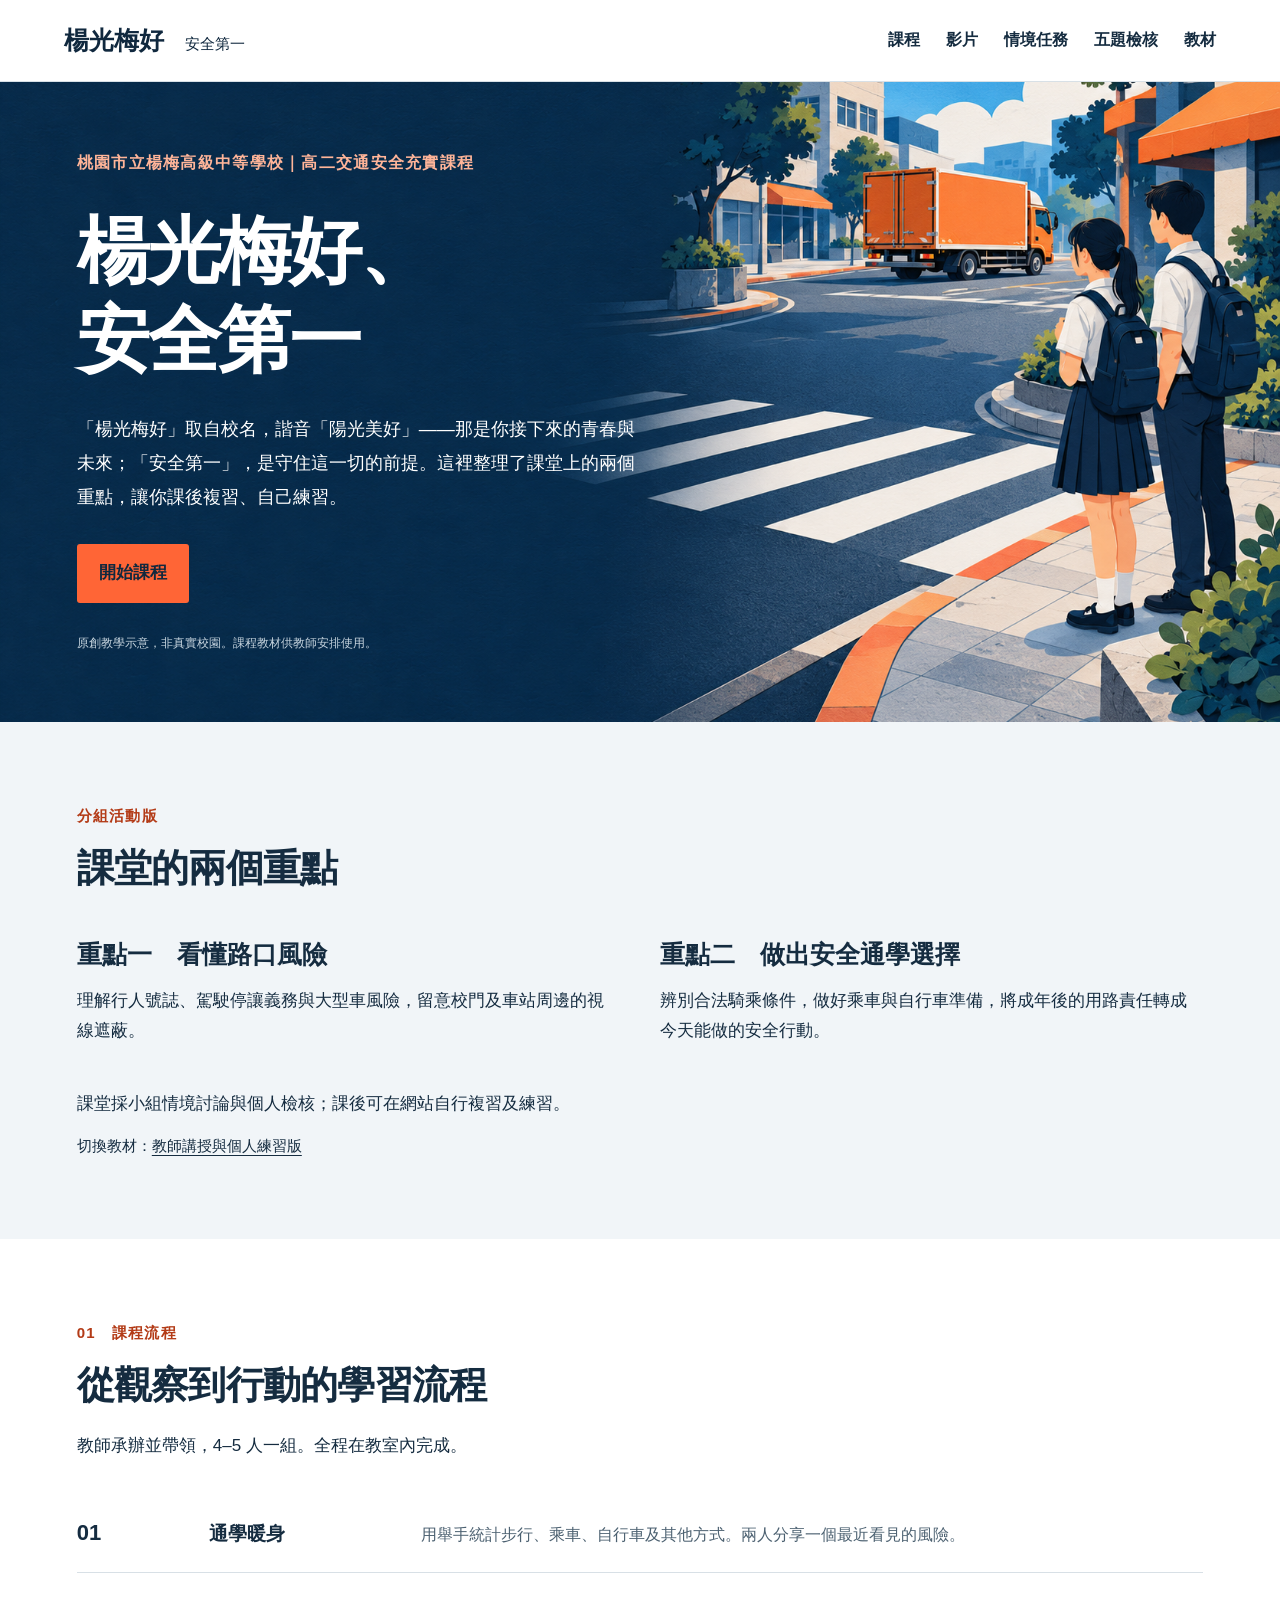
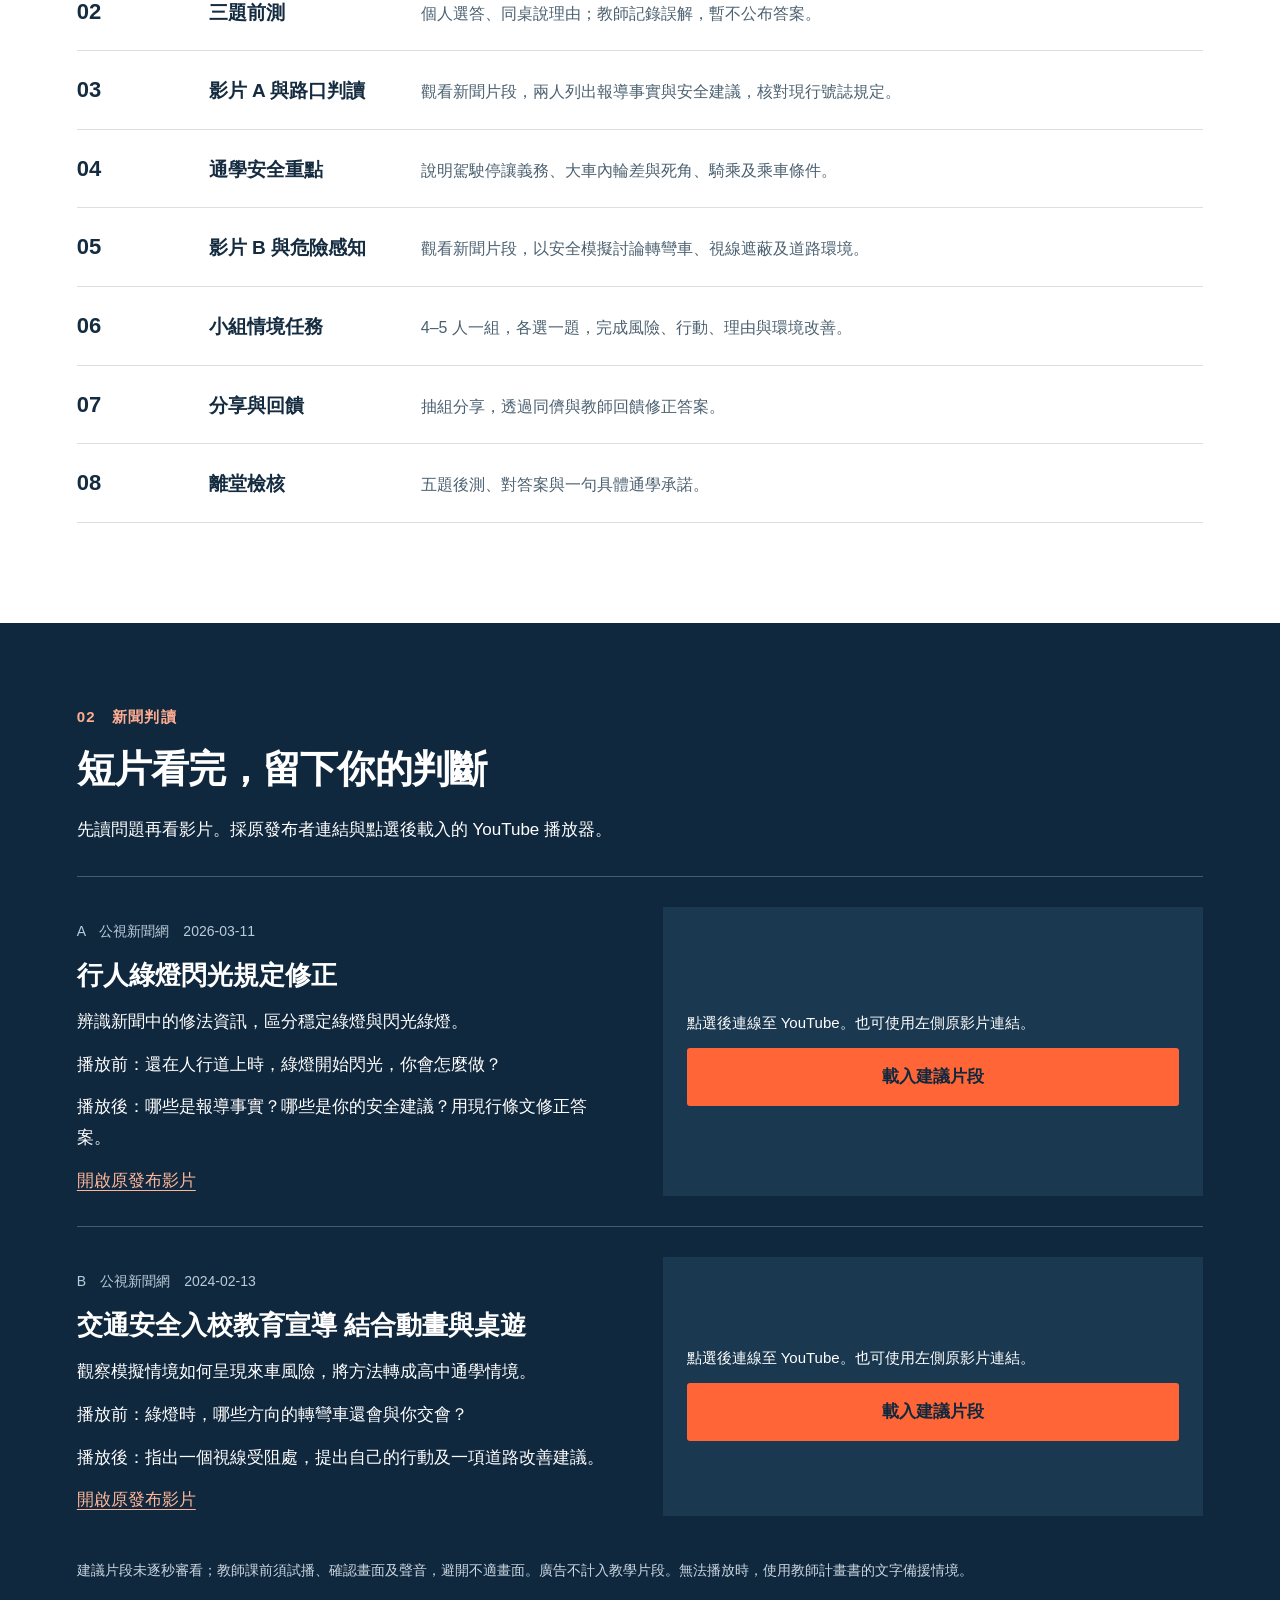
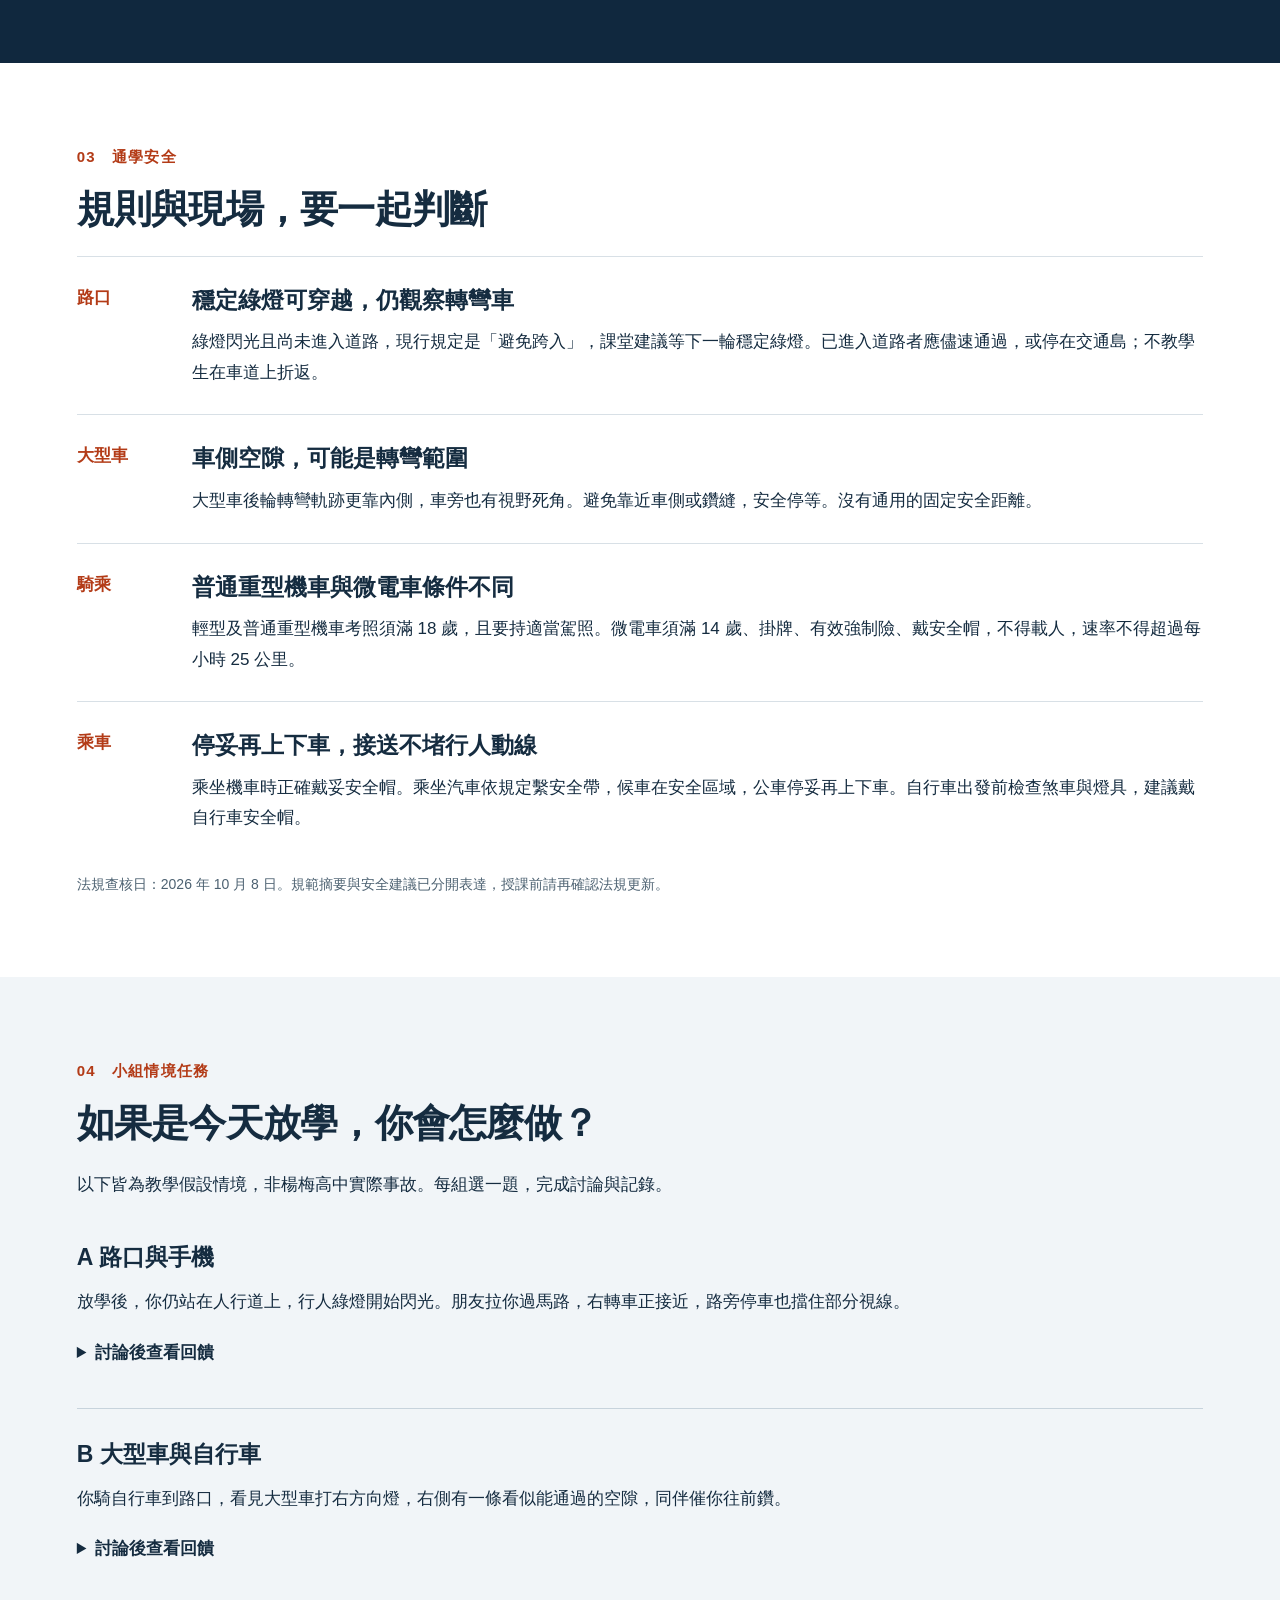
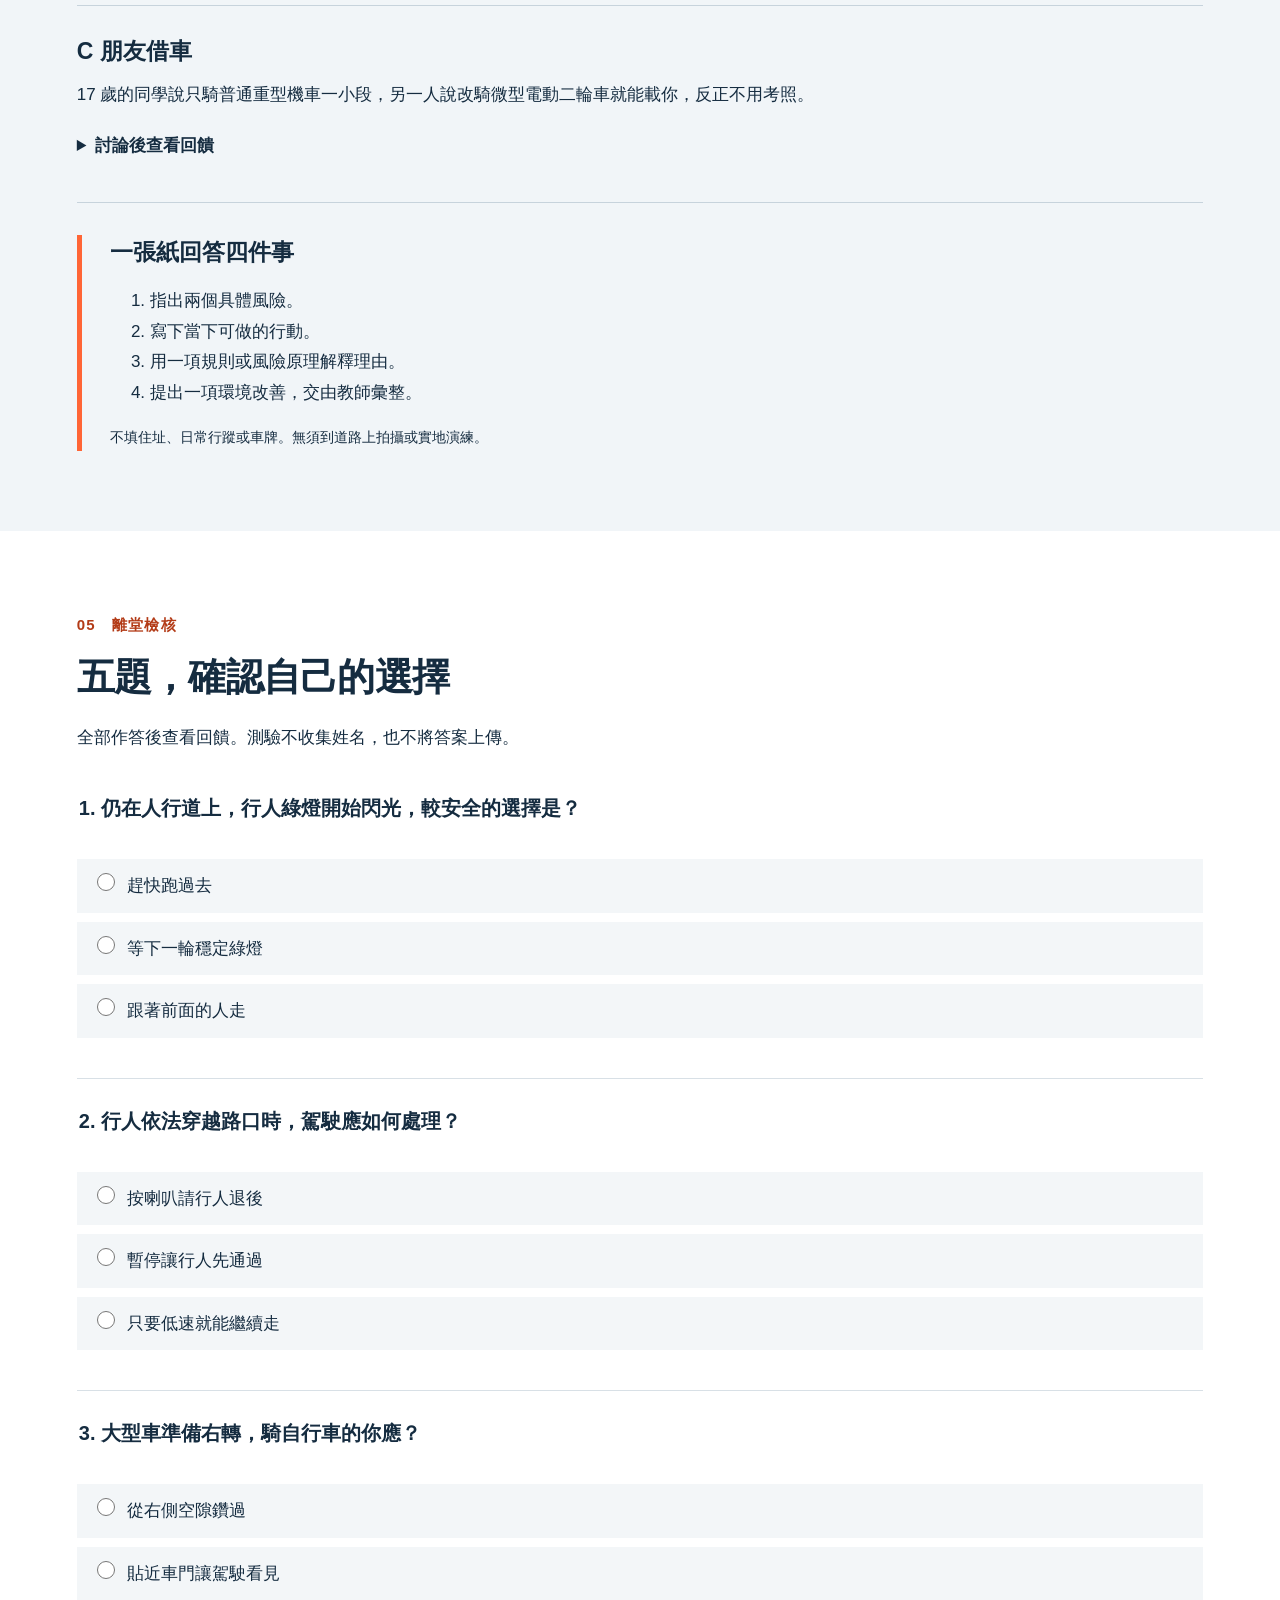
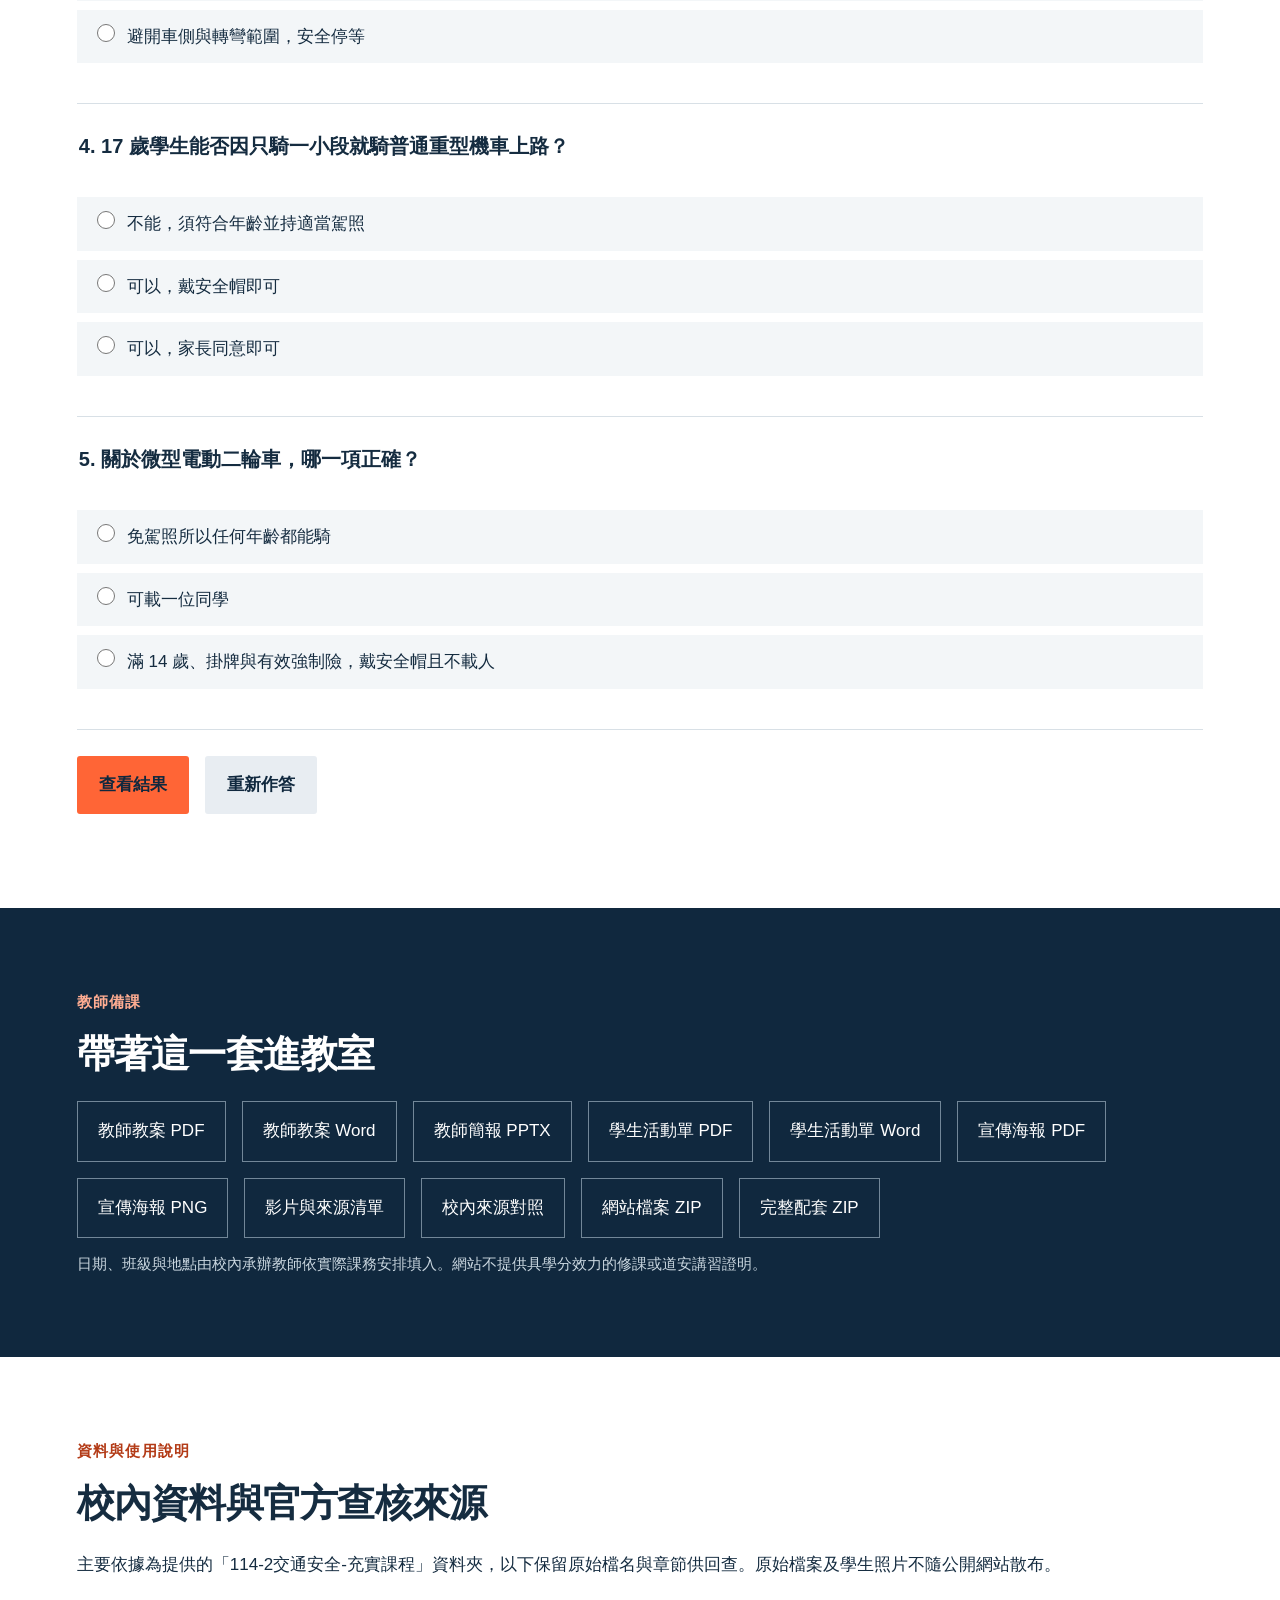
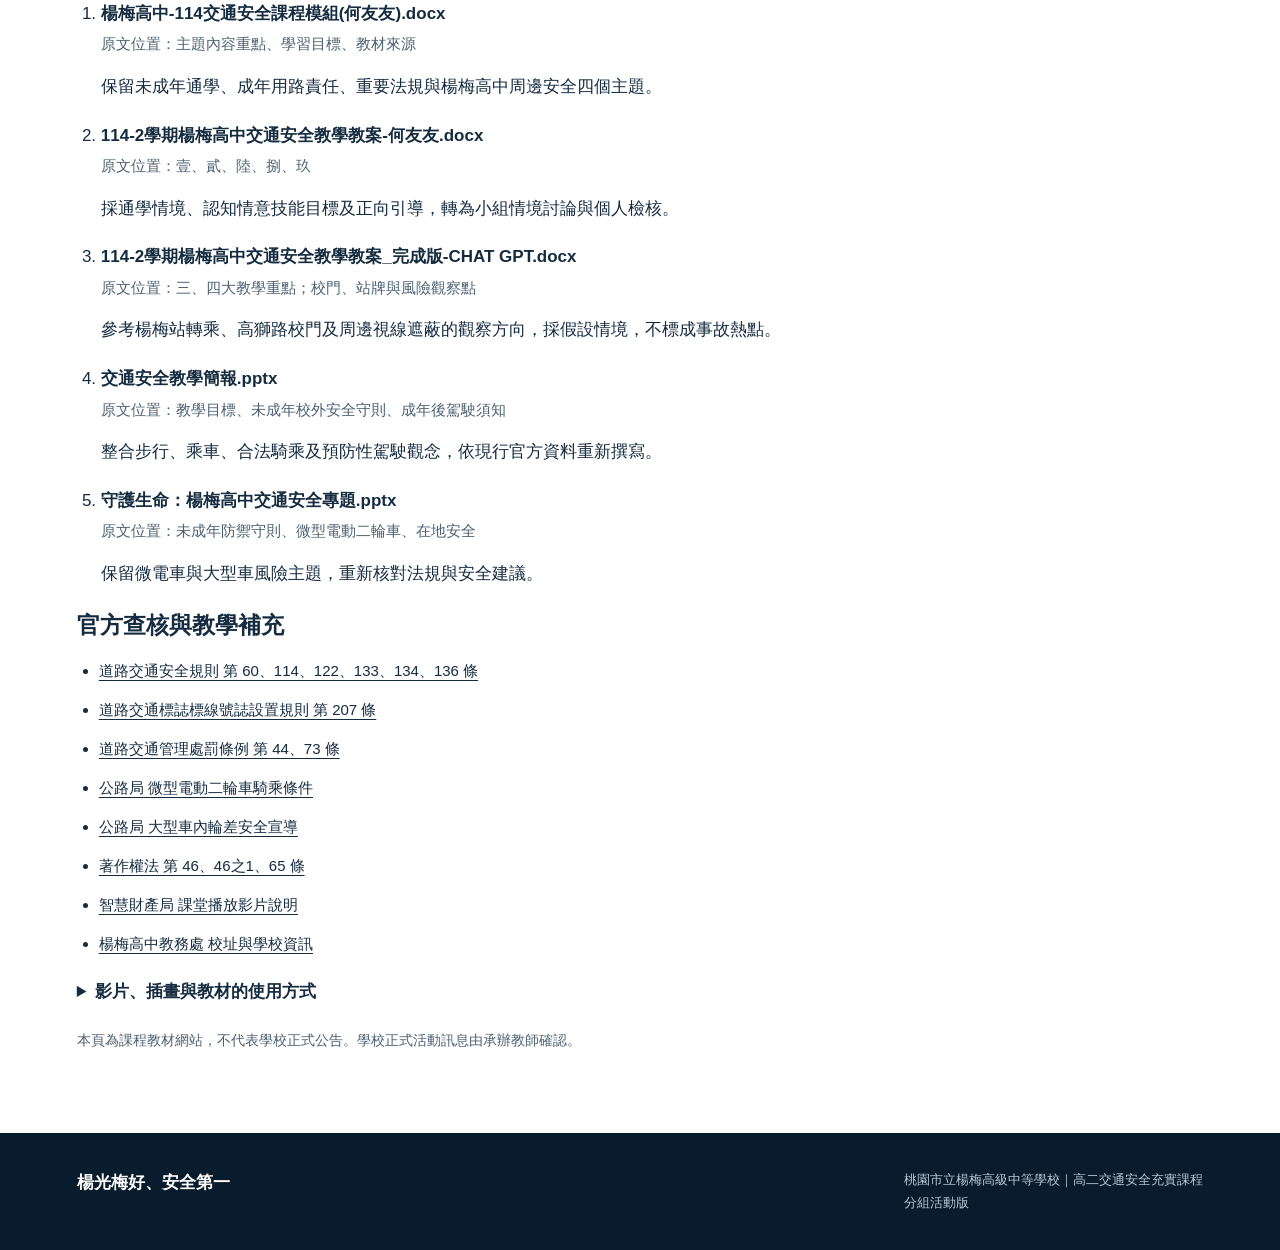
<file: index.html>
<!doctype html>
<html lang="zh-Hant-TW"><head><meta charset="utf-8"><meta name="viewport" content="width=device-width,initial-scale=1"><meta name="description" content="桃園市立楊梅高級中等學校｜高二交通安全充實課程。楊光梅好、安全第一，複習看懂路口風險與做出安全通學選擇兩個重點，附完整教材。"><title>楊光梅好、安全第一｜分組活動版｜高二交通安全充實課程</title><link rel="icon" href="data:image/svg+xml,%3Csvg xmlns='http://www.w3.org/2000/svg' viewBox='0 0 32 32'%3E%3Crect width='32' height='32' rx='7' fill='%2310283e'/%3E%3Cpath d='M7 8h18v4H7zm0 7h18v4H7zm0 7h18v4H7z' fill='%23ff6536'/%3E%3C/svg%3E"><link rel="stylesheet" href="style.css"></head>
<body><a class="skip" href="#main">跳至課程內容</a><header><a class="brand" href="#main">楊光梅好 <span>安全第一</span></a><nav aria-label="主要選單"><a href="#schedule">課程</a><a href="#videos">影片</a><a href="#mission">情境任務</a><a href="#quiz">五題檢核</a><a href="#downloads">教材</a></nav></header>
<main id="main"><section class="hero"><div class="hero-text"><p class="eyebrow">桃園市立楊梅高級中等學校｜高二交通安全充實課程</p><h1>楊光梅好、<br>安全第一</h1><p class="opening-copy">「楊光梅好」取自校名，諧音「陽光美好」——那是你接下來的青春與未來；「安全第一」，是守住這一切的前提。這裡整理了課堂上的兩個重點，讓你課後複習、自己練習。</p><a class="button" href="#schedule">開始課程</a><p class="caption">原創教學示意，非真實校園。課程教材供教師安排使用。</p></div></section>
<section class="intro"><p class="section-no">分組活動版</p><h2>課堂的兩個重點</h2><div class="goals" id="focus-list"><article><h3>重點一　看懂路口風險</h3><p>理解行人號誌、駕駛停讓義務與大型車風險，留意校門及車站周邊的視線遮蔽。</p></article><article><h3>重點二　做出安全通學選擇</h3><p>辨別合法騎乘條件，做好乘車與自行車準備，將成年後的用路責任轉成今天能做的安全行動。</p></article></div><p>課堂採小組情境討論與個人檢核；課後可在網站自行複習及練習。</p><p class="version-link">切換教材：<a href="https://yoyo-man.github.io/yangmei-road-safety/teacher-led/">教師講授與個人練習版</a></p></section>
<section id="schedule"><div class="section-head"><p class="section-no">01　課程流程</p><h2>從觀察到行動的學習流程</h2><p>教師承辦並帶領，4–5 人一組。全程在教室內完成。</p></div><ol id="timeline" class="timeline"></ol></section>
<section class="navy" id="videos"><div class="section-head"><p class="section-no">02　新聞判讀</p><h2>短片看完，留下你的判斷</h2><p>先讀問題再看影片。採原發布者連結與點選後載入的 YouTube 播放器。</p></div><div id="video-list"></div><p class="note">建議片段未逐秒審看；教師課前須試播、確認畫面及聲音，避開不適畫面。廣告不計入教學片段。無法播放時，使用教師計畫書的文字備援情境。</p></section>
<section id="rules"><p class="section-no">03　通學安全</p><h2>規則與現場，要一起判斷</h2><div class="rule-list"><article><span>路口</span><h3>穩定綠燈可穿越，仍觀察轉彎車</h3><p>綠燈閃光且尚未進入道路，現行規定是「避免跨入」，課堂建議等下一輪穩定綠燈。已進入道路者應儘速通過，或停在交通島；不教學生在車道上折返。</p></article><article><span>大型車</span><h3>車側空隙，可能是轉彎範圍</h3><p>大型車後輪轉彎軌跡更靠內側，車旁也有視野死角。避免靠近車側或鑽縫，安全停等。沒有通用的固定安全距離。</p></article><article><span>騎乘</span><h3>普通重型機車與微電車條件不同</h3><p>輕型及普通重型機車考照須滿 18 歲，且要持適當駕照。微電車須滿 14 歲、掛牌、有效強制險、戴安全帽，不得載人，速率不得超過每小時 25 公里。</p></article><article><span>乘車</span><h3>停妥再上下車，接送不堵行人動線</h3><p>乘坐機車時正確戴妥安全帽。乘坐汽車依規定繫安全帶，候車在安全區域，公車停妥再上下車。自行車出發前檢查煞車與燈具，建議戴自行車安全帽。</p></article></div><p class="note">法規查核日：2026 年 10 月 8 日。規範摘要與安全建議已分開表達，授課前請再確認法規更新。</p></section>
<section id="mission" class="mission"><p class="section-no">04　小組情境任務</p><h2>如果是今天放學，你會怎麼做？</h2><p>以下皆為教學假設情境，非楊梅高中實際事故。每組選一題，完成討論與記錄。</p><div id="scenario-list"></div><div class="task"><h3>一張紙回答四件事</h3><ol><li>指出兩個具體風險。</li><li>寫下當下可做的行動。</li><li>用一項規則或風險原理解釋理由。</li><li>提出一項環境改善，交由教師彙整。</li></ol><p>不填住址、日常行蹤或車牌。無須到道路上拍攝或實地演練。</p></div></section>
<section id="quiz"><p class="section-no">05　離堂檢核</p><h2>五題，確認自己的選擇</h2><p>全部作答後查看回饋。測驗不收集姓名，也不將答案上傳。</p><form id="quiz-form"></form><div class="quiz-actions"><button type="submit" form="quiz-form">查看結果</button><button type="button" class="secondary" id="reset-quiz">重新作答</button></div><div id="result" role="status" aria-live="polite"></div></section>
<section id="downloads" class="downloads"><p class="section-no">教師備課</p><h2>帶著這一套進教室</h2><div class="download-links"><a href="materials/teacher-plan.pdf" download>教師教案 PDF</a><a href="materials/teacher-plan.docx" download>教師教案 Word</a><a href="materials/teacher-slides.pptx" download>教師簡報 PPTX</a><a href="materials/student-sheet.pdf" download>學生活動單 PDF</a><a href="materials/student-sheet.docx" download>學生活動單 Word</a><a href="materials/poster.pdf" download>宣傳海報 PDF</a><a href="materials/poster.png" download>宣傳海報 PNG</a><a href="materials/video-guide.html">影片與來源清單</a><a href="materials/source-notes.md" download>校內來源對照</a><a href="materials/website.zip" download>網站檔案 ZIP</a><a href="materials/course-kit.zip" download>完整配套 ZIP</a></div><p>日期、班級與地點由校內承辦教師依實際課務安排填入。網站不提供具學分效力的修課或道安講習證明。</p></section>
<section id="sources"><p class="section-no">資料與使用說明</p><h2>校內資料與官方查核來源</h2><p>主要依據為提供的「114-2交通安全-充實課程」資料夾，以下保留原始檔名與章節供回查。原始檔案及學生照片不隨公開網站散布。</p><ol id="local-source-list" class="local-sources"></ol><h3>官方查核與教學補充</h3><ul id="source-list"></ul><details><summary>影片、插畫與教材的使用方式</summary><p>影片著作權屬原權利人。本網站提供官方來源連結與原播放器，不存放影片、重製新聞截圖或提供下載。課堂播放須限於授課目的必要範圍，依著作權法第 46、65 條評估；公開網站不以課堂使用例外為重製或重新上傳的依據。原發布者關閉嵌入或移除影片時，改用來源連結及文字情境。</p><p>文字、活動及宣傳版面為本課程原創編製；插畫為 AI 生成教學示意。未使用學校校徽、新聞畫面或第三方照片。教師可在校內教學使用並修改原創教材；第三方影片仍依原權利條件使用。</p></details><p>本頁為課程教材網站，不代表學校正式公告。學校正式活動訊息由承辦教師確認。</p></section></main><footer><strong>楊光梅好、安全第一</strong><span>桃園市立楊梅高級中等學校｜高二交通安全充實課程<br>分組活動版</span></footer><script src="course-data.js"></script><script src="app.js"></script></body></html>
</file>
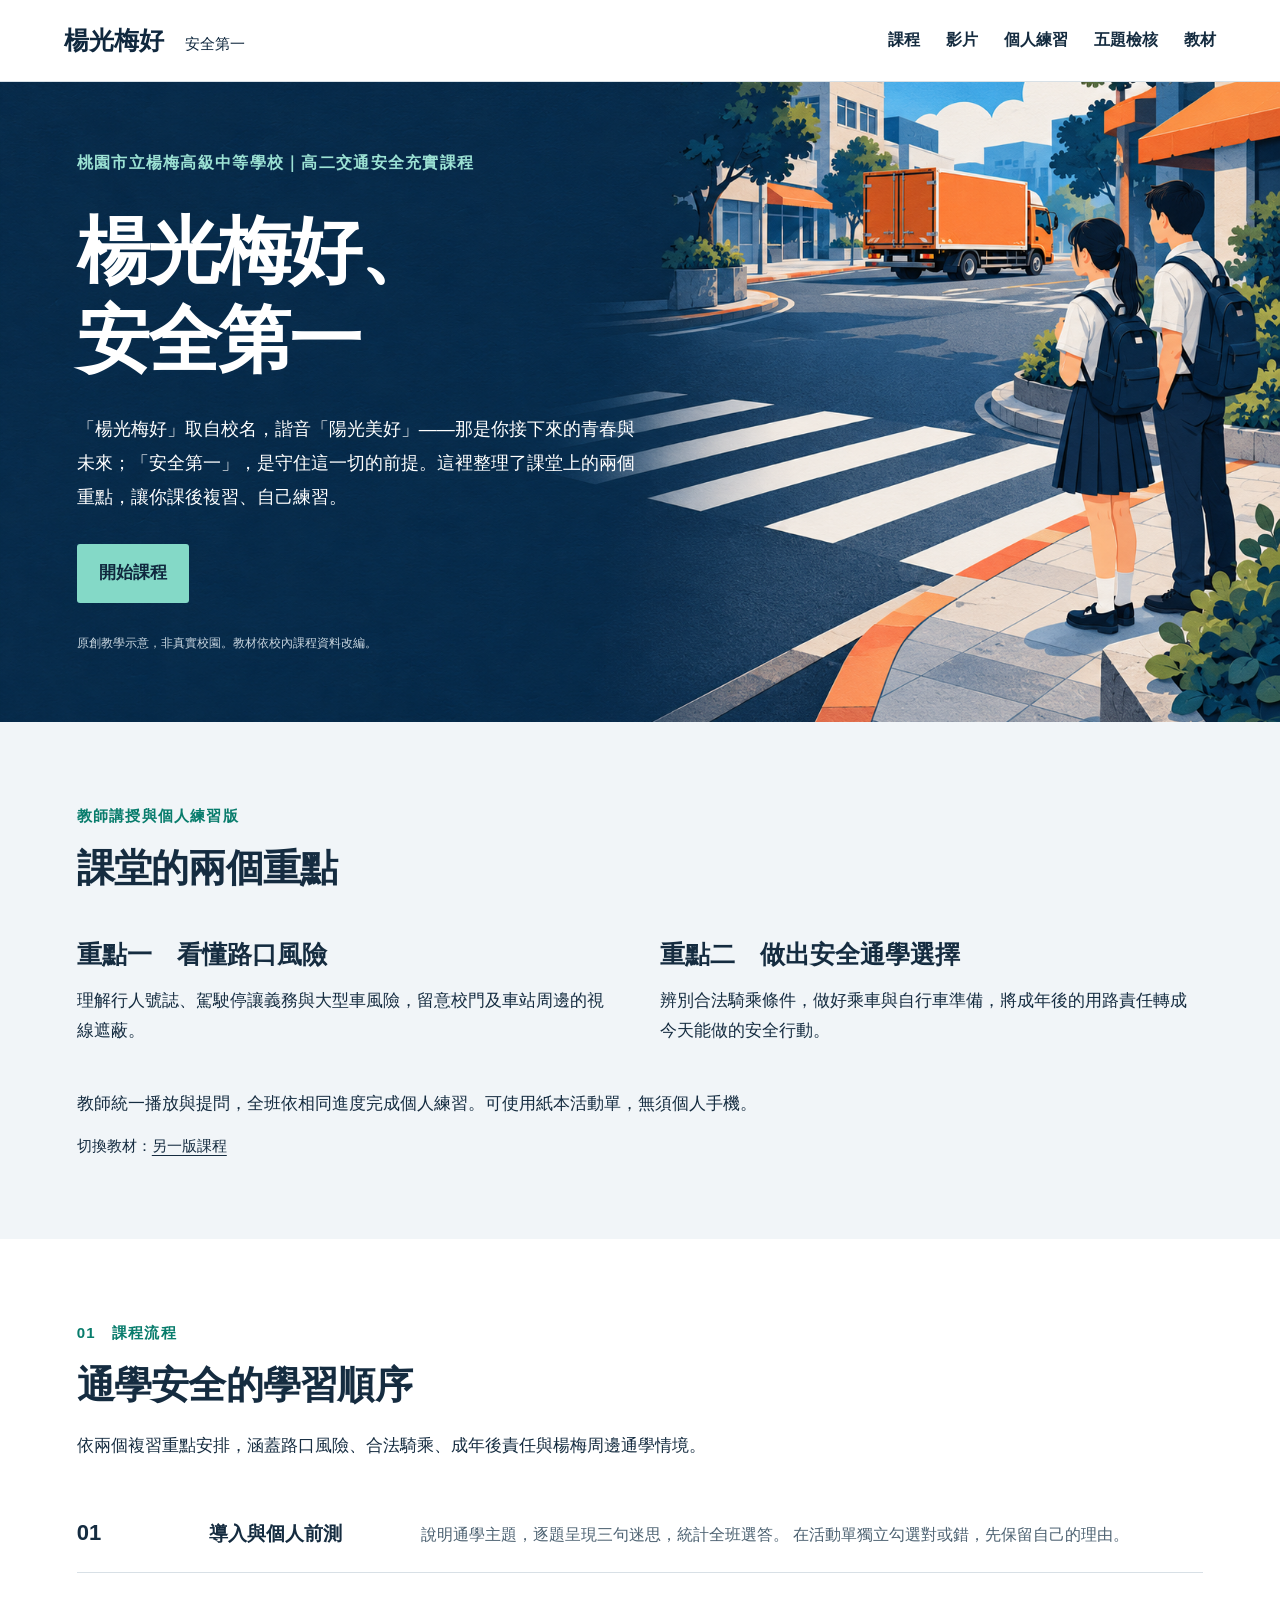
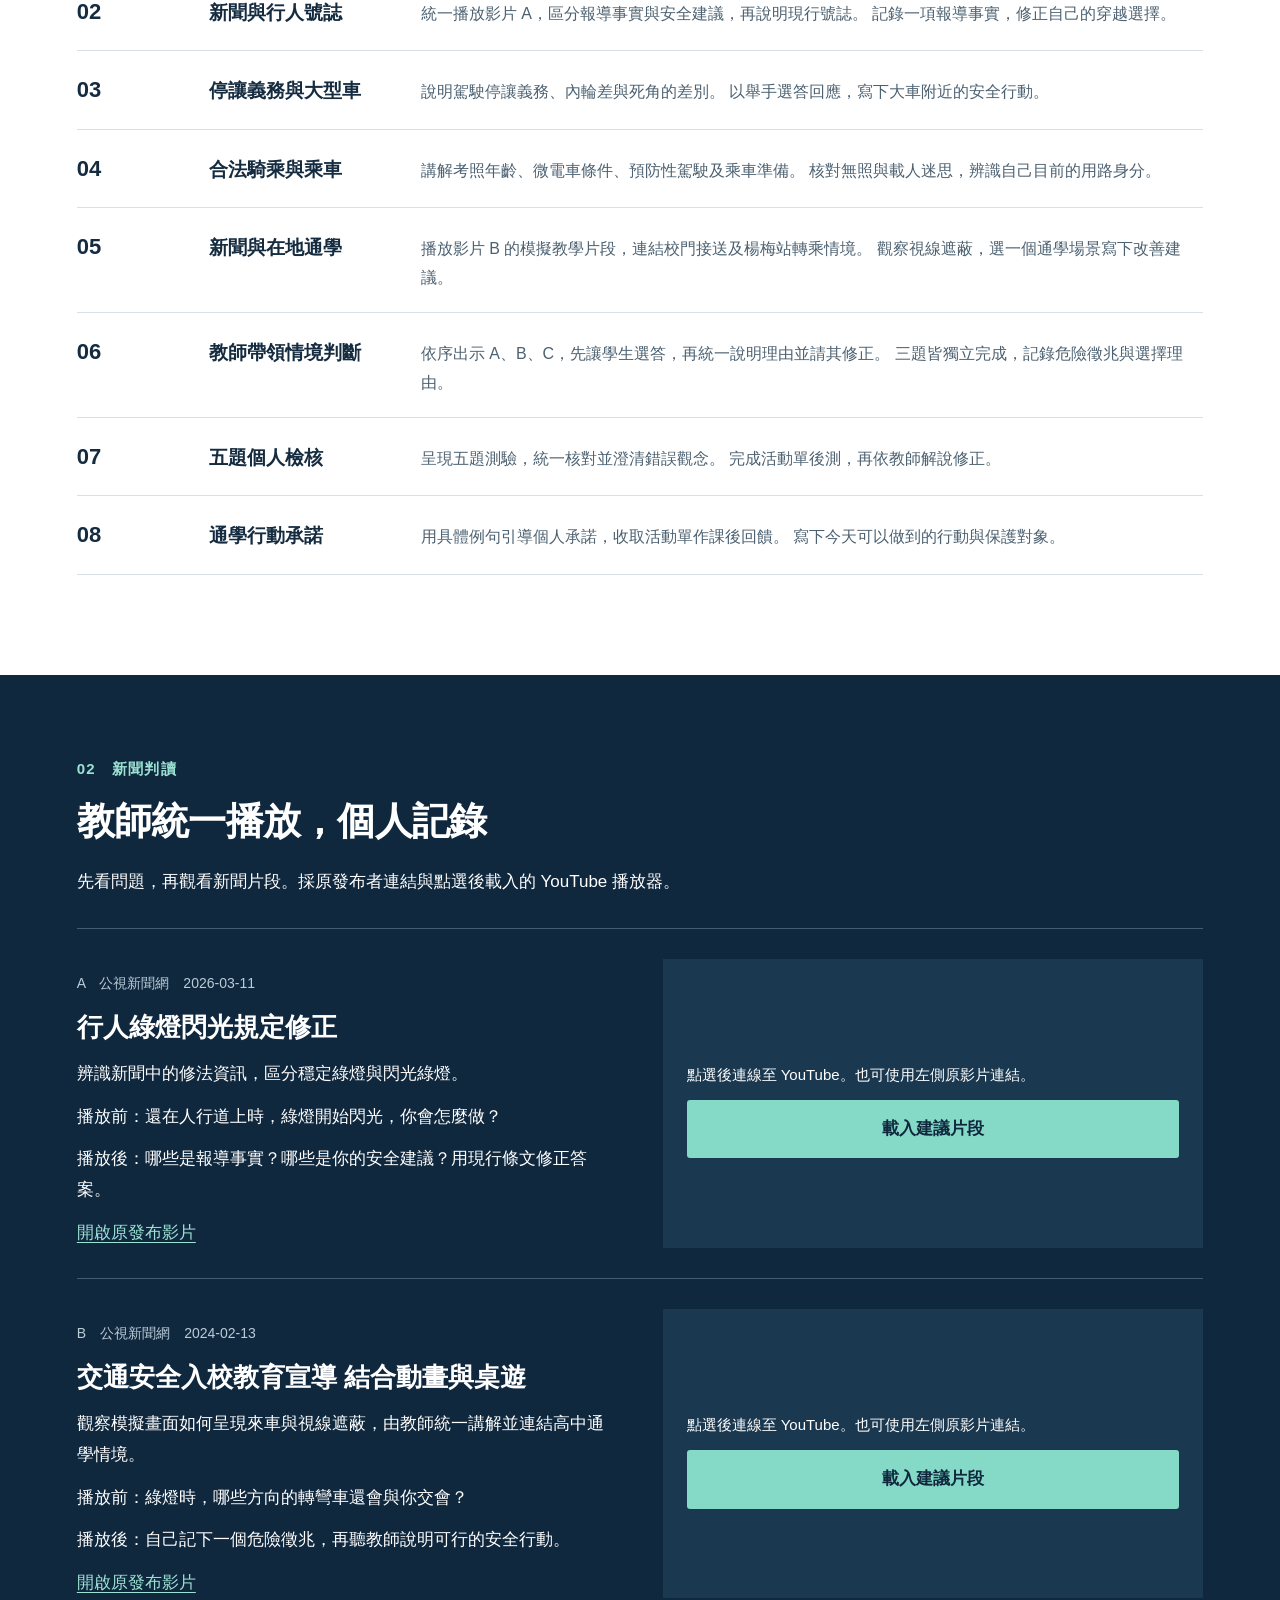
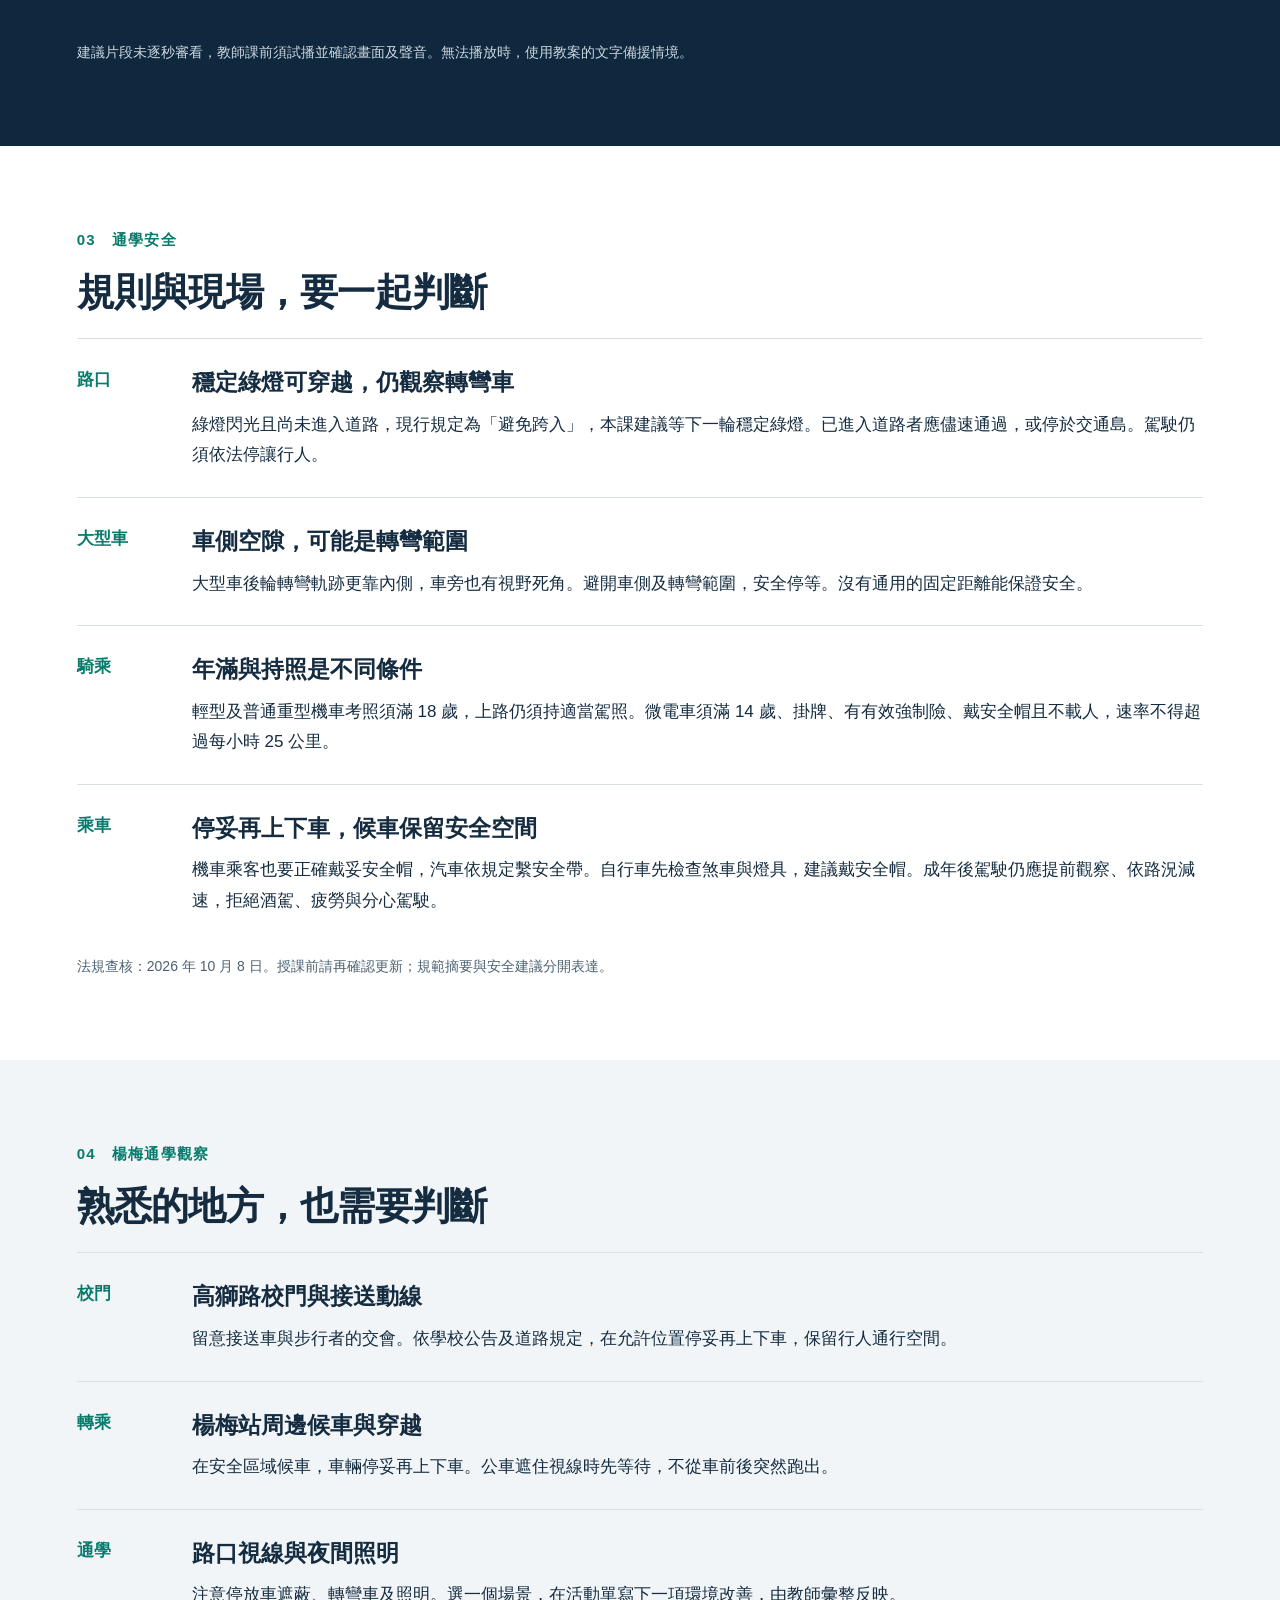
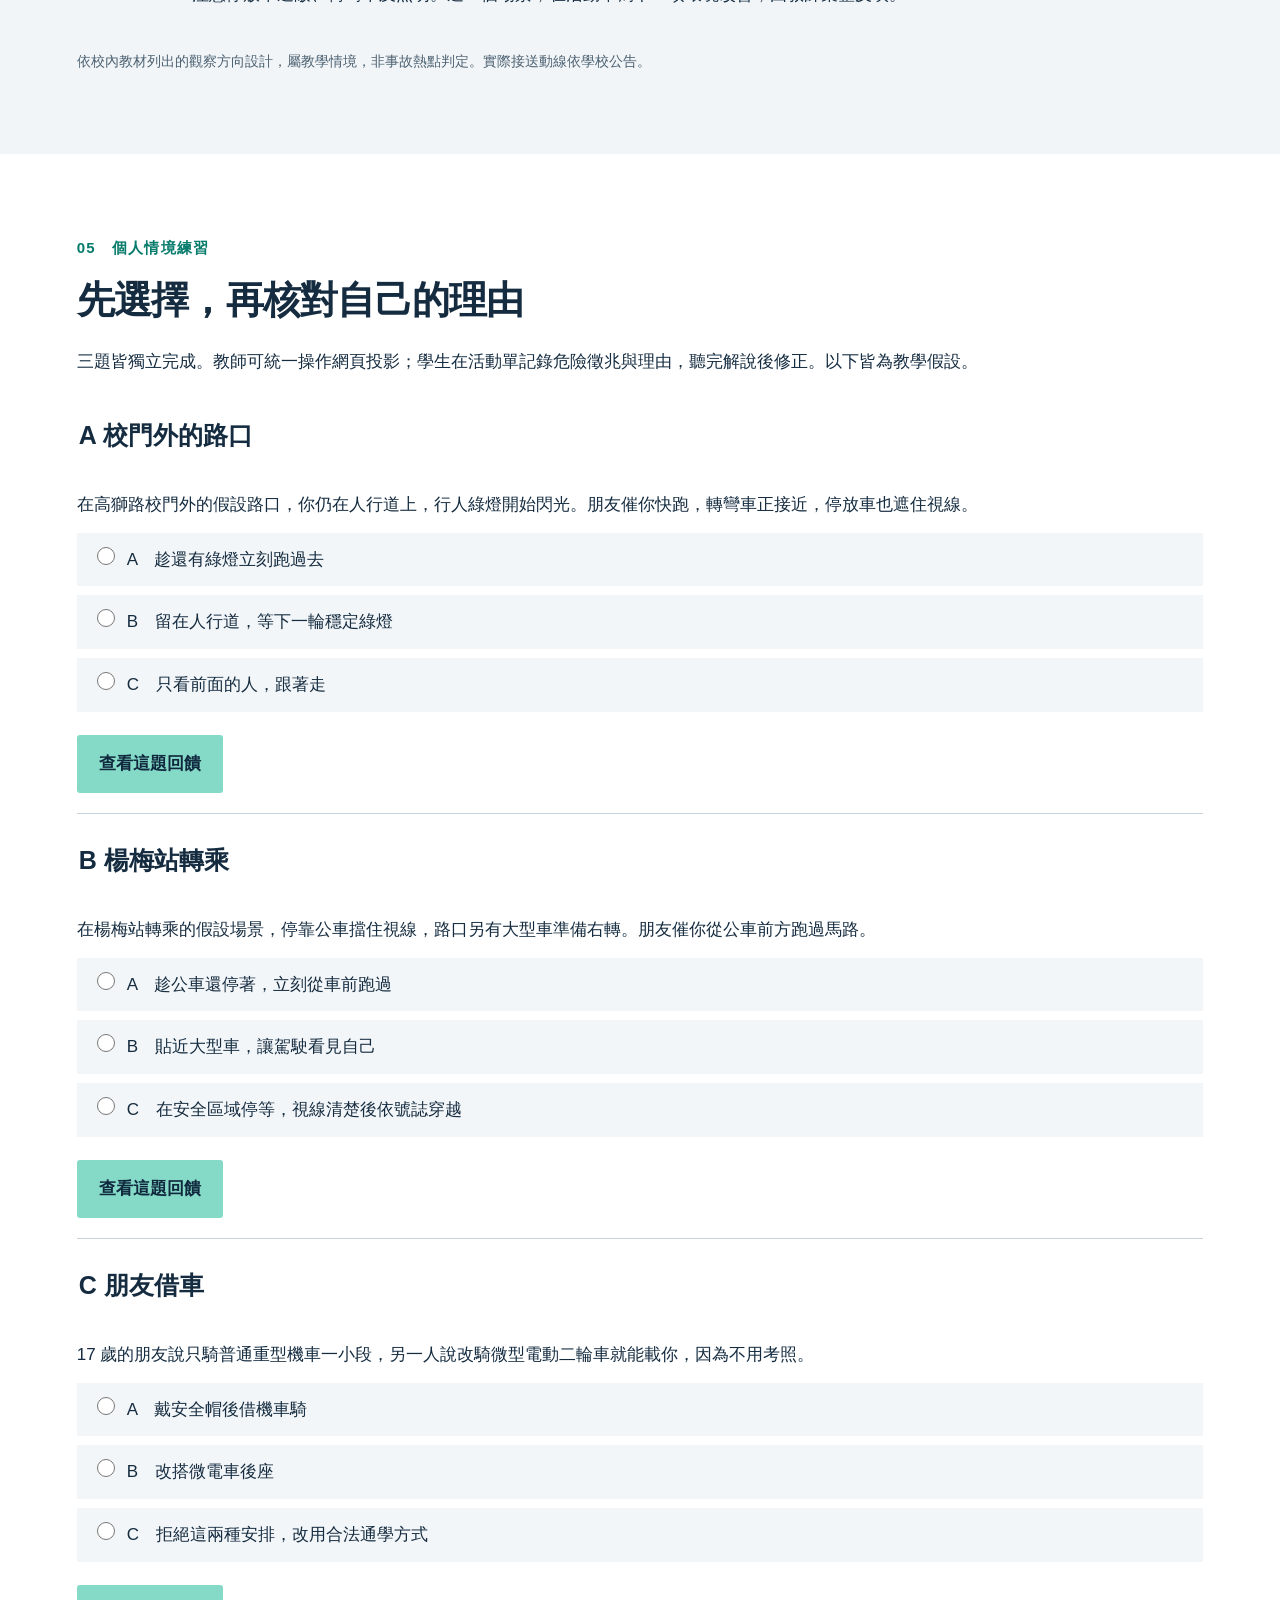
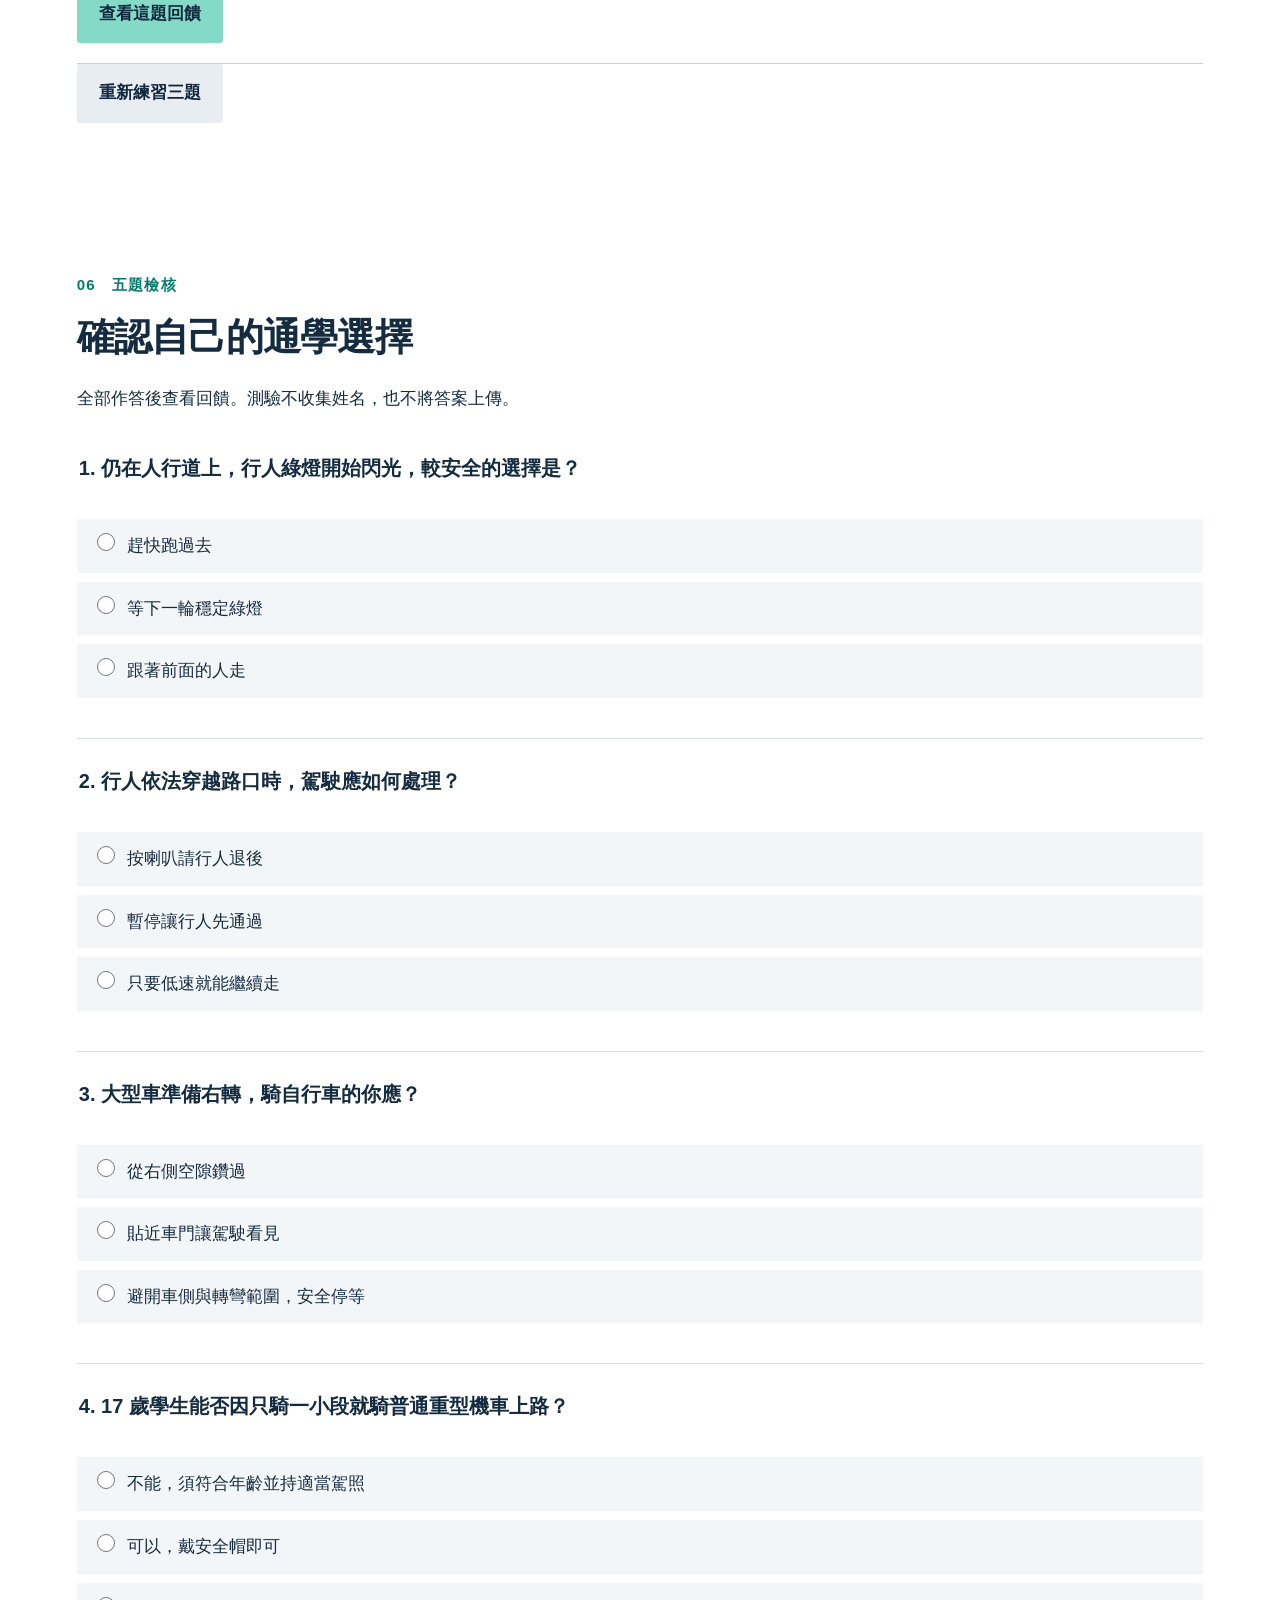
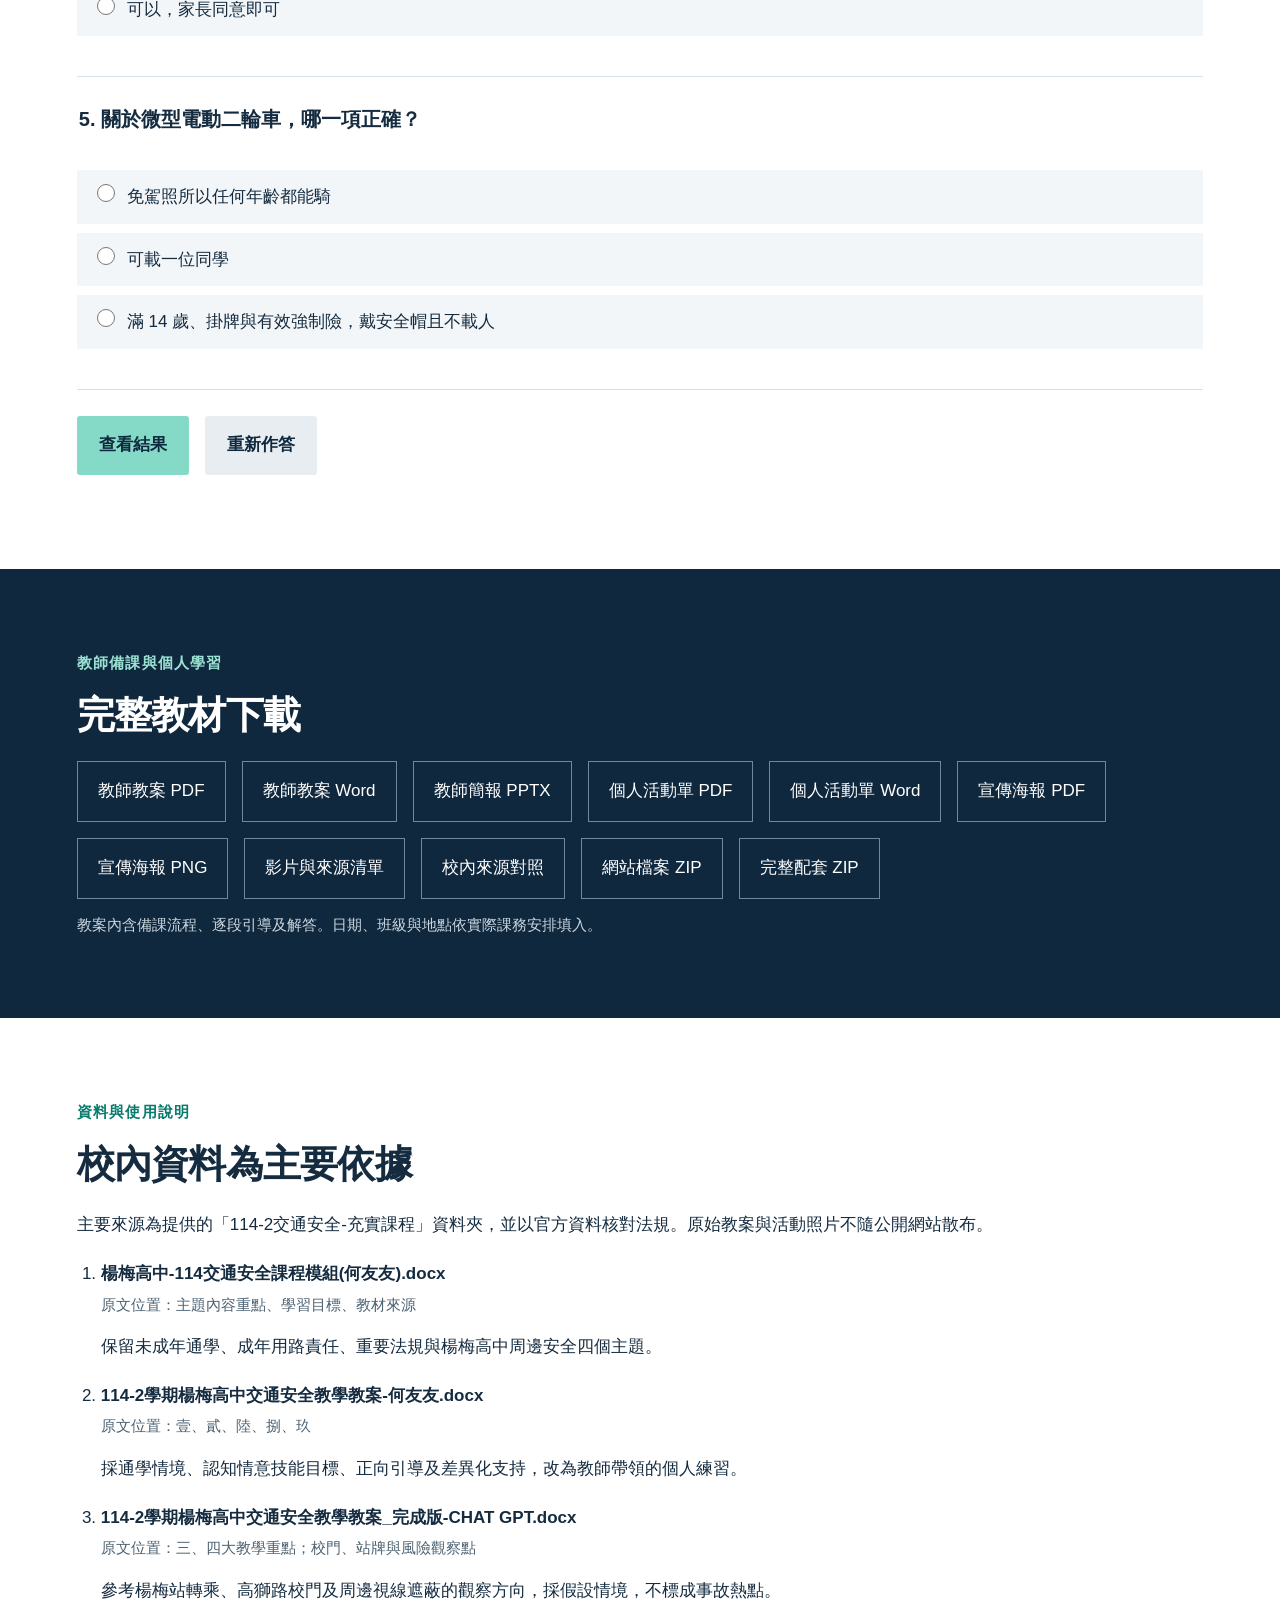
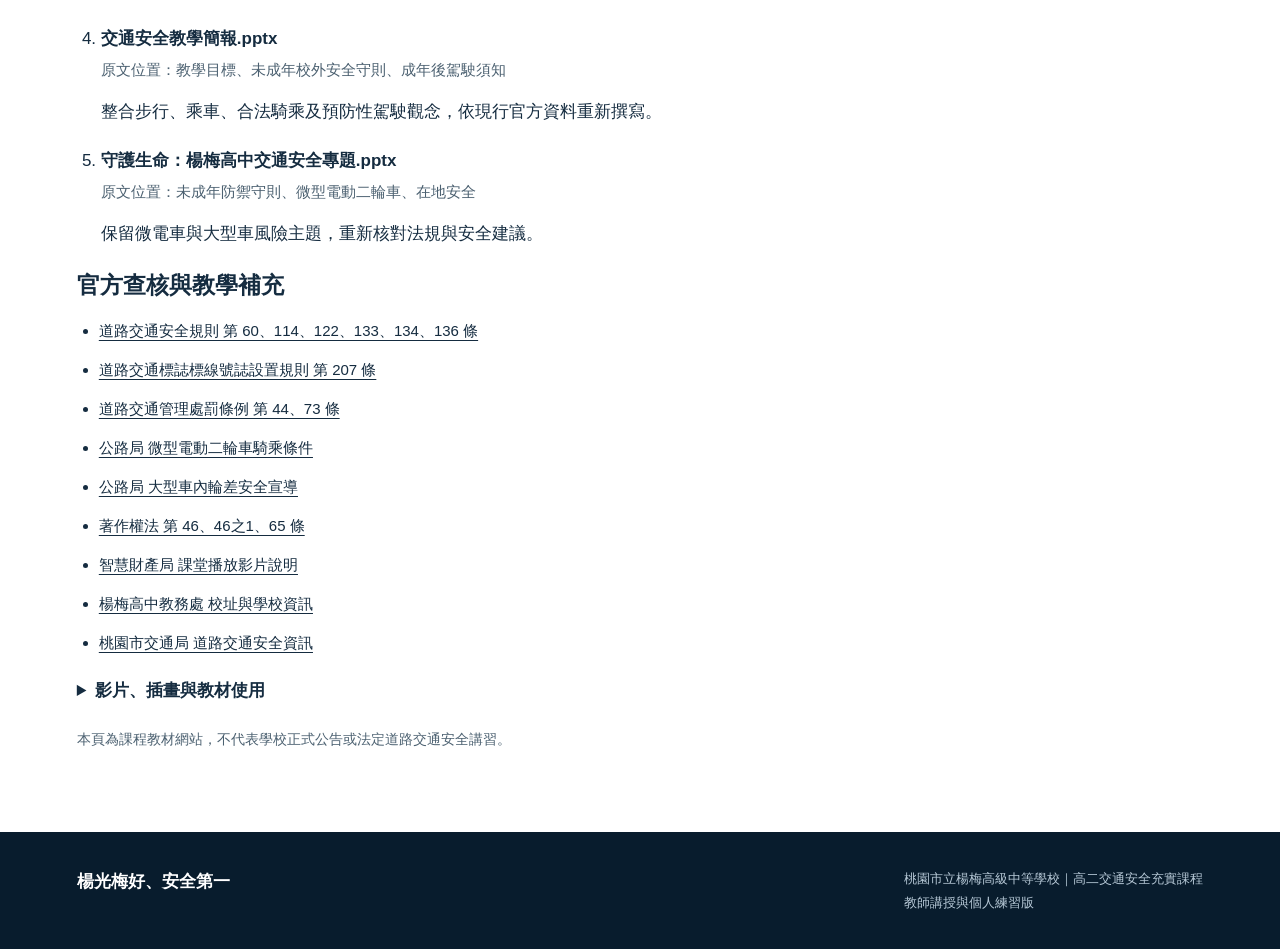
<file: teacher-led/index.html>
<!doctype html>
<html lang="zh-Hant-TW"><head><meta charset="utf-8"><meta name="viewport" content="width=device-width,initial-scale=1"><meta name="description" content="桃園市立楊梅高級中等學校｜高二交通安全充實課程。楊光梅好、安全第一，複習看懂路口風險與做出安全通學選擇兩個重點，附完整教材。"><title>楊光梅好、安全第一｜教師講授與個人練習版｜高二交通安全充實課程</title><link rel="icon" href="data:image/svg+xml,%3Csvg xmlns='http://www.w3.org/2000/svg' viewBox='0 0 32 32'%3E%3Crect width='32' height='32' rx='7' fill='%2310283e'/%3E%3Cpath d='M7 8h18v4H7zm0 7h18v4H7zm0 7h18v4H7z' fill='%2384d9c7'/%3E%3C/svg%3E"><link rel="stylesheet" href="style.css"></head>
<body><a class="skip" href="#main">跳至課程內容</a><header><a class="brand" href="#main">楊光梅好 <span>安全第一</span></a><nav aria-label="主要選單"><a href="#schedule">課程</a><a href="#videos">影片</a><a href="#practice">個人練習</a><a href="#quiz">五題檢核</a><a href="#downloads">教材</a></nav></header>
<main id="main"><section class="hero"><div class="hero-text"><p class="eyebrow">桃園市立楊梅高級中等學校｜高二交通安全充實課程</p><h1>楊光梅好、<br>安全第一</h1><p class="opening-copy">「楊光梅好」取自校名，諧音「陽光美好」——那是你接下來的青春與未來；「安全第一」，是守住這一切的前提。這裡整理了課堂上的兩個重點，讓你課後複習、自己練習。</p><a class="button" href="#schedule">開始課程</a><p class="caption">原創教學示意，非真實校園。教材依校內課程資料改編。</p></div></section>
<section class="intro"><p class="section-no">教師講授與個人練習版</p><h2>課堂的兩個重點</h2><div class="goals" id="focus-list"><article><h3>重點一　看懂路口風險</h3><p>理解行人號誌、駕駛停讓義務與大型車風險，留意校門及車站周邊的視線遮蔽。</p></article><article><h3>重點二　做出安全通學選擇</h3><p>辨別合法騎乘條件，做好乘車與自行車準備，將成年後的用路責任轉成今天能做的安全行動。</p></article></div><p>教師統一播放與提問，全班依相同進度完成個人練習。可使用紙本活動單，無須個人手機。</p><p class="version-link">切換教材：<a href="https://yoyo-man.github.io/yangmei-road-safety/">另一版課程</a></p></section>
<section id="schedule"><div class="section-head"><p class="section-no">01　課程流程</p><h2>通學安全的學習順序</h2><p>依兩個複習重點安排，涵蓋路口風險、合法騎乘、成年後責任與楊梅周邊通學情境。</p></div><ol id="timeline" class="timeline"></ol></section>
<section class="navy" id="videos"><div class="section-head"><p class="section-no">02　新聞判讀</p><h2>教師統一播放，個人記錄</h2><p>先看問題，再觀看新聞片段。採原發布者連結與點選後載入的 YouTube 播放器。</p></div><div id="video-list"></div><p class="note">建議片段未逐秒審看，教師課前須試播並確認畫面及聲音。無法播放時，使用教案的文字備援情境。</p></section>
<section id="rules"><p class="section-no">03　通學安全</p><h2>規則與現場，要一起判斷</h2><div class="rule-list"><article><span>路口</span><h3>穩定綠燈可穿越，仍觀察轉彎車</h3><p>綠燈閃光且尚未進入道路，現行規定為「避免跨入」，本課建議等下一輪穩定綠燈。已進入道路者應儘速通過，或停於交通島。駕駛仍須依法停讓行人。</p></article><article><span>大型車</span><h3>車側空隙，可能是轉彎範圍</h3><p>大型車後輪轉彎軌跡更靠內側，車旁也有視野死角。避開車側及轉彎範圍，安全停等。沒有通用的固定距離能保證安全。</p></article><article><span>騎乘</span><h3>年滿與持照是不同條件</h3><p>輕型及普通重型機車考照須滿 18 歲，上路仍須持適當駕照。微電車須滿 14 歲、掛牌、有有效強制險、戴安全帽且不載人，速率不得超過每小時 25 公里。</p></article><article><span>乘車</span><h3>停妥再上下車，候車保留安全空間</h3><p>機車乘客也要正確戴妥安全帽，汽車依規定繫安全帶。自行車先檢查煞車與燈具，建議戴安全帽。成年後駕駛仍應提前觀察、依路況減速，拒絕酒駕、疲勞與分心駕駛。</p></article></div><p class="note">法規查核：2026 年 10 月 8 日。授課前請再確認更新；規範摘要與安全建議分開表達。</p></section>
<section id="local" class="mission"><p class="section-no">04　楊梅通學觀察</p><h2>熟悉的地方，也需要判斷</h2><div class="rule-list"><article><span>校門</span><h3>高獅路校門與接送動線</h3><p>留意接送車與步行者的交會。依學校公告及道路規定，在允許位置停妥再上下車，保留行人通行空間。</p></article><article><span>轉乘</span><h3>楊梅站周邊候車與穿越</h3><p>在安全區域候車，車輛停妥再上下車。公車遮住視線時先等待，不從車前後突然跑出。</p></article><article><span>通學</span><h3>路口視線與夜間照明</h3><p>注意停放車遮蔽、轉彎車及照明。選一個場景，在活動單寫下一項環境改善，由教師彙整反映。</p></article></div><p class="note">依校內教材列出的觀察方向設計，屬教學情境，非事故熱點判定。實際接送動線依學校公告。</p></section>
<section id="practice"><p class="section-no">05　個人情境練習</p><h2>先選擇，再核對自己的理由</h2><p>三題皆獨立完成。教師可統一操作網頁投影；學生在活動單記錄危險徵兆與理由，聽完解說後修正。以下皆為教學假設。</p><div id="scenario-list"></div><button type="button" class="secondary" id="reset-scenarios">重新練習三題</button></section>
<section id="quiz"><p class="section-no">06　五題檢核</p><h2>確認自己的通學選擇</h2><p>全部作答後查看回饋。測驗不收集姓名，也不將答案上傳。</p><form id="quiz-form"></form><div class="quiz-actions"><button type="submit" form="quiz-form">查看結果</button><button type="button" class="secondary" id="reset-quiz">重新作答</button></div><div id="result" role="status" aria-live="polite"></div></section>
<section id="downloads" class="downloads"><p class="section-no">教師備課與個人學習</p><h2>完整教材下載</h2><div class="download-links"><a href="materials/teacher-plan.pdf" download>教師教案 PDF</a><a href="materials/teacher-plan.docx" download>教師教案 Word</a><a href="materials/teacher-slides.pptx" download>教師簡報 PPTX</a><a href="materials/student-sheet.pdf" download>個人活動單 PDF</a><a href="materials/student-sheet.docx" download>個人活動單 Word</a><a href="materials/poster.pdf" download>宣傳海報 PDF</a><a href="materials/poster.png" download>宣傳海報 PNG</a><a href="materials/video-guide.html">影片與來源清單</a><a href="materials/source-notes.md" download>校內來源對照</a><a href="materials/website.zip" download>網站檔案 ZIP</a><a href="materials/course-kit.zip" download>完整配套 ZIP</a></div><p>教案內含備課流程、逐段引導及解答。日期、班級與地點依實際課務安排填入。</p></section>
<section id="sources"><p class="section-no">資料與使用說明</p><h2>校內資料為主要依據</h2><p>主要來源為提供的「114-2交通安全-充實課程」資料夾，並以官方資料核對法規。原始教案與活動照片不隨公開網站散布。</p><ol id="local-source-list" class="local-sources"></ol><h3>官方查核與教學補充</h3><ul id="source-list"></ul><details><summary>影片、插畫與教材使用</summary><p>影片權利屬原權利人，網站僅提供原發布者連結及原播放器，不存放影片、新聞截圖或提供影片下載。課堂播放限授課目的必要範圍，依著作權法第 46、65 條評估。原創文字、活動及版面供校內教學使用與修改，第三方內容依原權利條件使用。</p><p>插畫為原創 AI 教學示意，非真實校園。本版未重製來源文件所附學生照片或圖庫照片。</p></details><p>本頁為課程教材網站，不代表學校正式公告或法定道路交通安全講習。</p></section></main><footer><strong>楊光梅好、安全第一</strong><span>桃園市立楊梅高級中等學校｜高二交通安全充實課程<br>教師講授與個人練習版</span></footer><script src="course-data.js"></script><script src="app.js"></script></body></html>
</file>
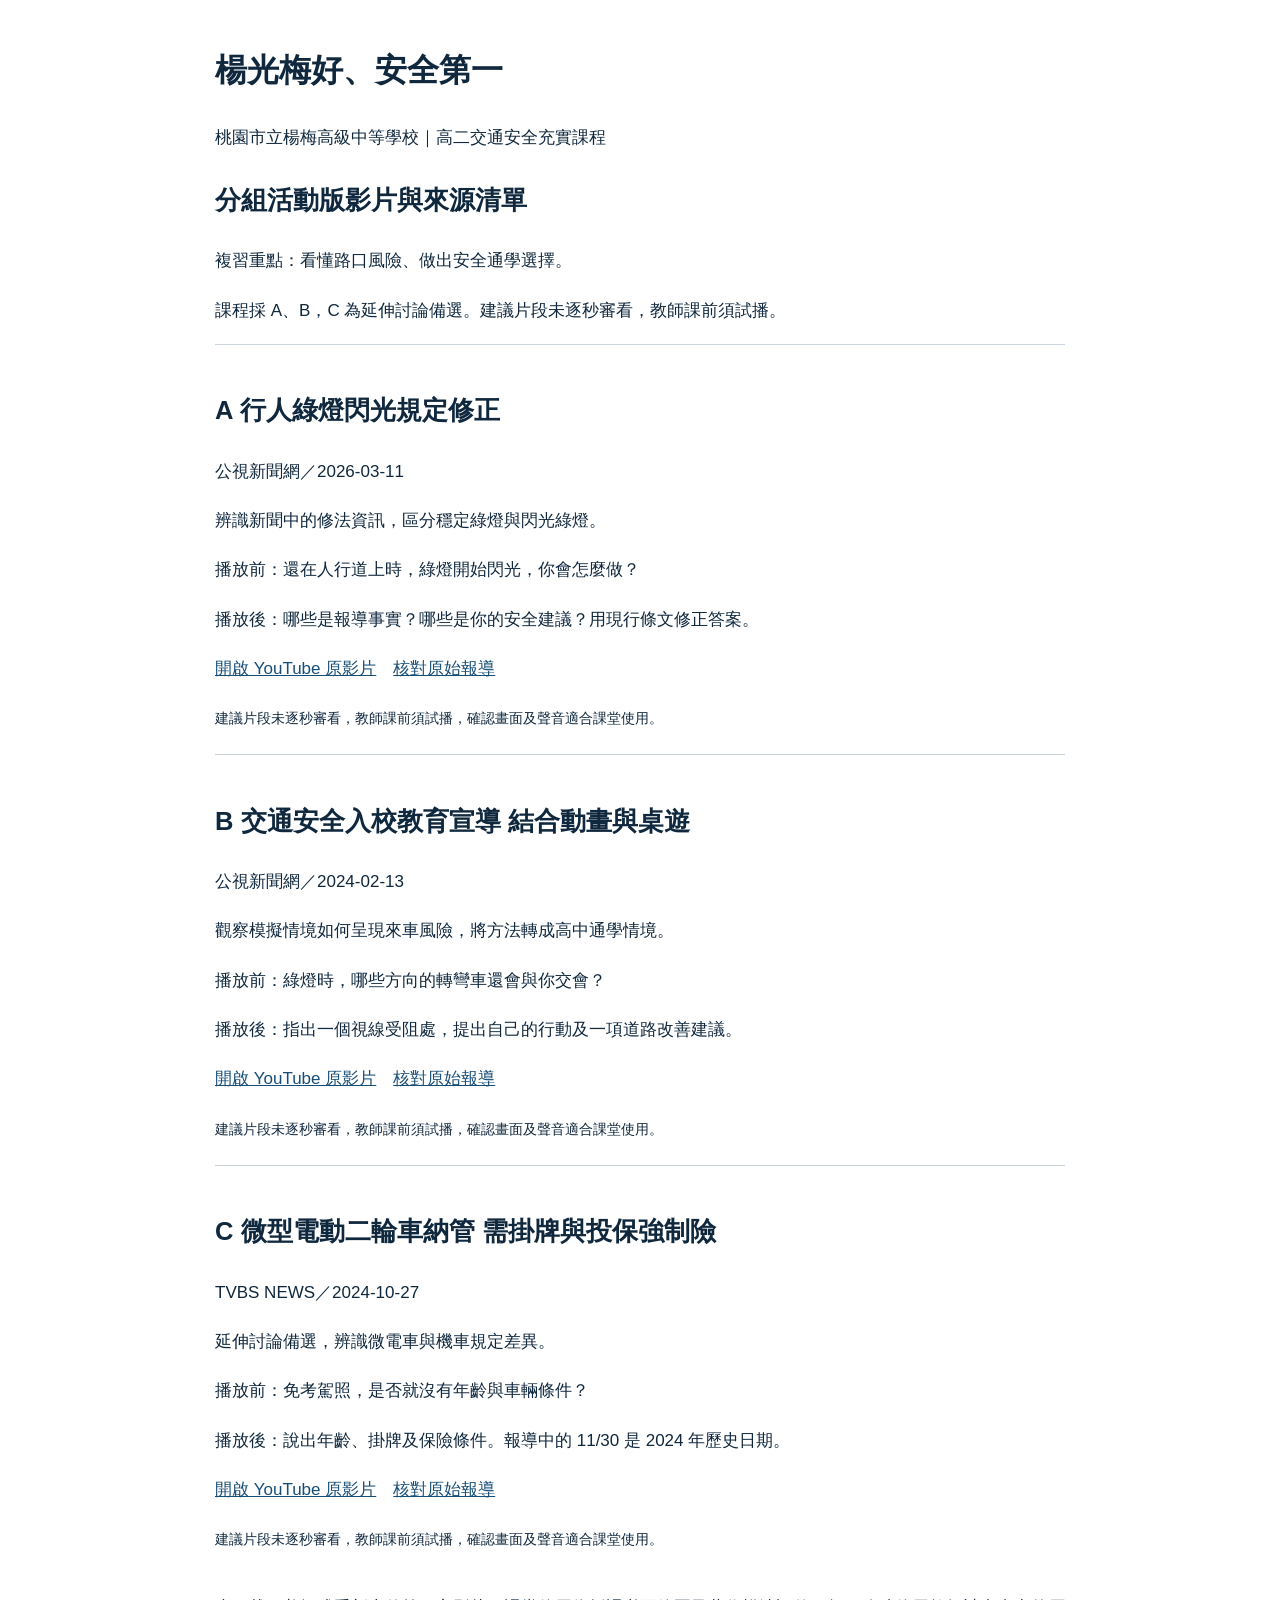
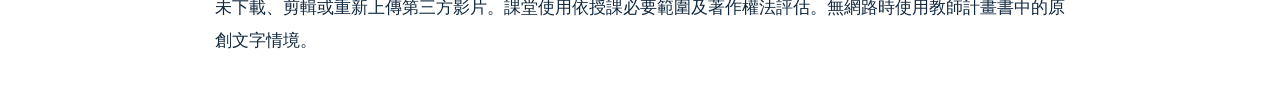
<file: materials/video-guide.html>
<!doctype html><html lang="zh-Hant-TW"><meta charset="utf-8"><meta name="viewport" content="width=device-width,initial-scale=1"><title>楊光梅好、安全第一｜影片清單</title><style>body{max-width:850px;margin:40px auto;padding:0 22px;font:17px/1.9 "Microsoft JhengHei",sans-serif;color:#10283e}h1{font-size:32px}article{border-top:1px solid #cbd5df;padding:20px 0}a{color:#174e77}small{font-size:14px}</style><h1>楊光梅好、安全第一</h1><p>桃園市立楊梅高級中等學校｜高二交通安全充實課程</p><h2>分組活動版影片與來源清單</h2><p>複習重點：看懂路口風險、做出安全通學選擇。</p><p>課程採 A、B，C 為延伸討論備選。建議片段未逐秒審看，教師課前須試播。</p>
<article><h2>A 行人綠燈閃光規定修正</h2><p>公視新聞網／2026-03-11</p><p>辨識新聞中的修法資訊，區分穩定綠燈與閃光綠燈。</p><p>播放前：還在人行道上時，綠燈開始閃光，你會怎麼做？</p><p>播放後：哪些是報導事實？哪些是你的安全建議？用現行條文修正答案。</p><p><a href="https://www.youtube.com/watch?v=IkMxj7dcCt0&amp;t=0s" target="_blank" rel="noopener">開啟 YouTube 原影片</a>　<a href="https://news.pts.org.tw/article/798519" target="_blank" rel="noopener">核對原始報導</a></p><small>建議片段未逐秒審看，教師課前須試播，確認畫面及聲音適合課堂使用。</small></article>
<article><h2>B 交通安全入校教育宣導 結合動畫與桌遊</h2><p>公視新聞網／2024-02-13</p><p>觀察模擬情境如何呈現來車風險，將方法轉成高中通學情境。</p><p>播放前：綠燈時，哪些方向的轉彎車還會與你交會？</p><p>播放後：指出一個視線受阻處，提出自己的行動及一項道路改善建議。</p><p><a href="https://www.youtube.com/watch?v=9jZBF0afDTo&amp;t=0s" target="_blank" rel="noopener">開啟 YouTube 原影片</a>　<a href="https://news.pts.org.tw/article/680631" target="_blank" rel="noopener">核對原始報導</a></p><small>建議片段未逐秒審看，教師課前須試播，確認畫面及聲音適合課堂使用。</small></article>
<article><h2>C 微型電動二輪車納管 需掛牌與投保強制險</h2><p>TVBS NEWS／2024-10-27</p><p>延伸討論備選，辨識微電車與機車規定差異。</p><p>播放前：免考駕照，是否就沒有年齡與車輛條件？</p><p>播放後：說出年齡、掛牌及保險條件。報導中的 11/30 是 2024 年歷史日期。</p><p><a href="https://www.youtube.com/watch?v=iGjryEVod7c&amp;t=0s" target="_blank" rel="noopener">開啟 YouTube 原影片</a>　<a href="https://www.youtube.com/watch?v=iGjryEVod7c" target="_blank" rel="noopener">核對原始報導</a></p><small>建議片段未逐秒審看，教師課前須試播，確認畫面及聲音適合課堂使用。</small></article>
<p>未下載、剪輯或重新上傳第三方影片。課堂使用依授課必要範圍及著作權法評估。無網路時使用教師計畫書中的原創文字情境。</p></html>
</file>
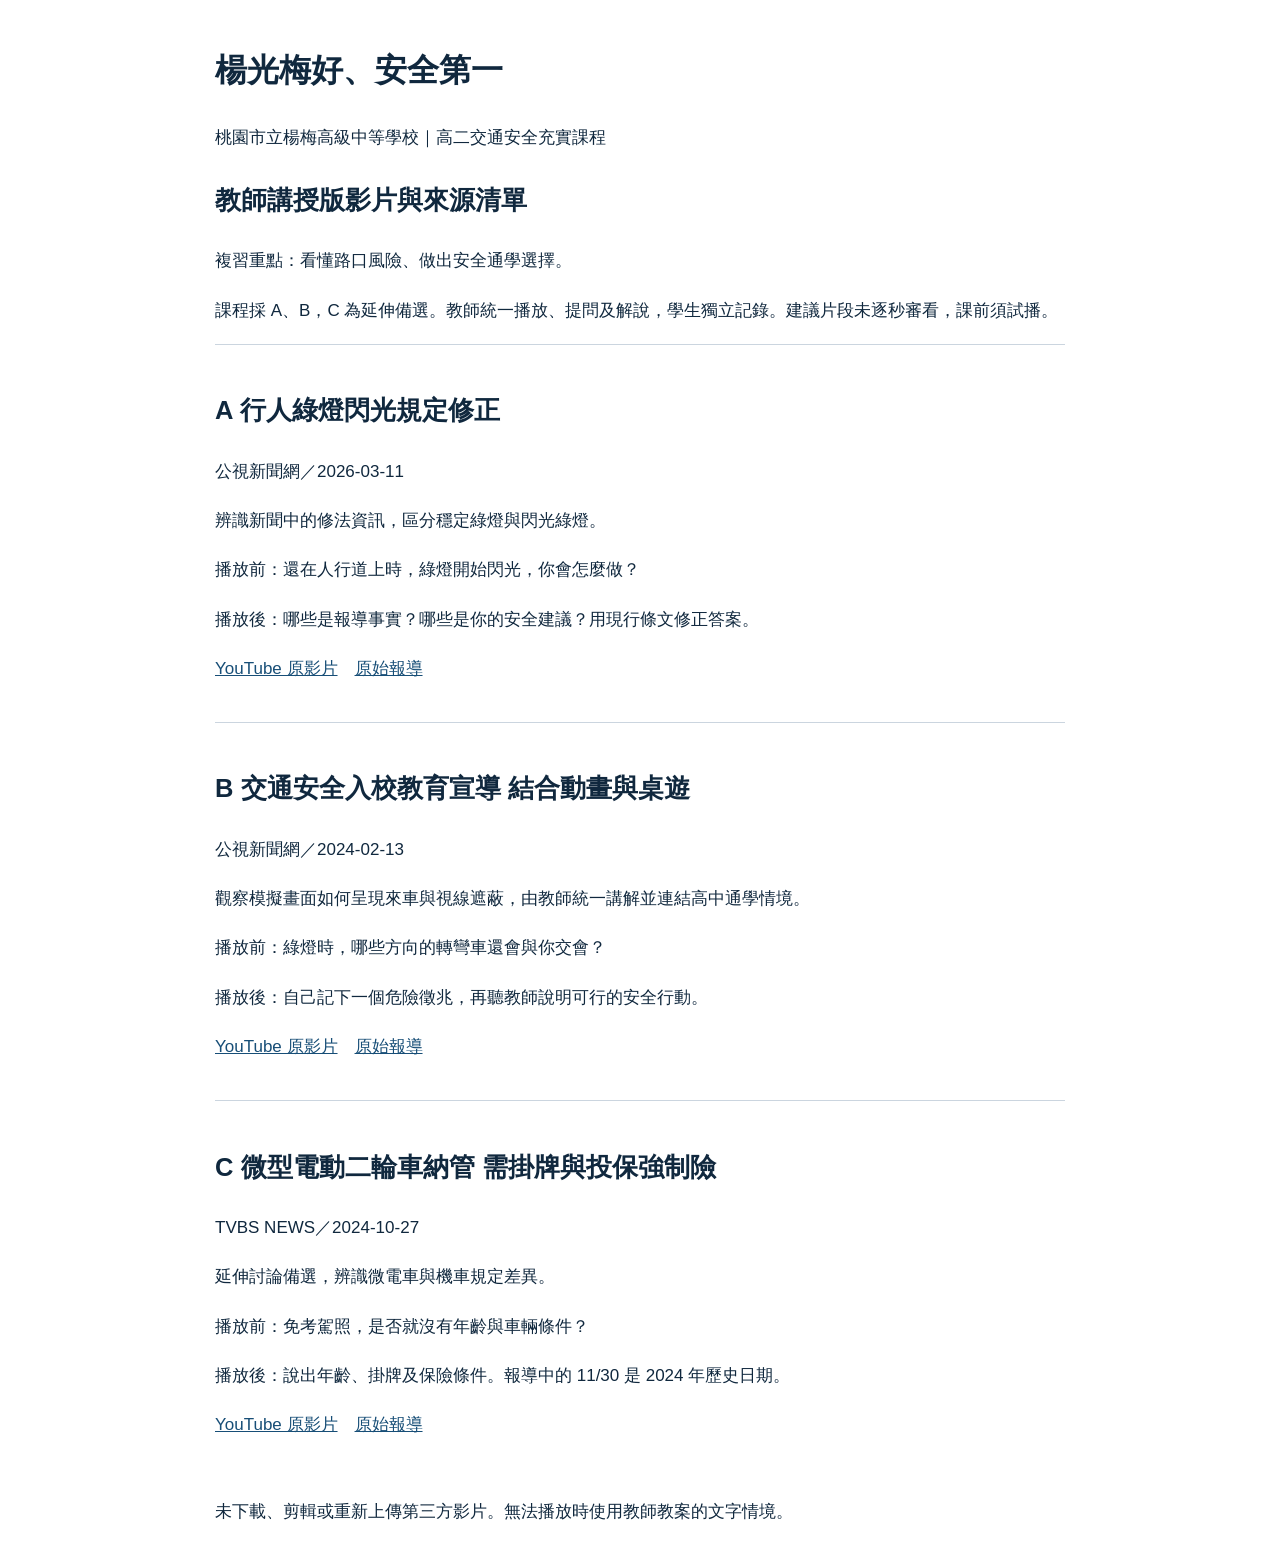
<file: teacher-led/materials/video-guide.html>
<!doctype html><html lang="zh-Hant-TW"><meta charset="utf-8"><meta name="viewport" content="width=device-width,initial-scale=1"><title>楊光梅好、安全第一｜影片清單</title><style>body{max-width:850px;margin:40px auto;padding:0 22px;font:17px/1.9 "Microsoft JhengHei",sans-serif;color:#10283e}h1{font-size:32px}article{border-top:1px solid #cbd5df;padding:20px 0}a{color:#174e77}</style><h1>楊光梅好、安全第一</h1><p>桃園市立楊梅高級中等學校｜高二交通安全充實課程</p><h2>教師講授版影片與來源清單</h2><p>複習重點：看懂路口風險、做出安全通學選擇。</p><p>課程採 A、B，C 為延伸備選。教師統一播放、提問及解說，學生獨立記錄。建議片段未逐秒審看，課前須試播。</p>
<article><h2>A 行人綠燈閃光規定修正</h2><p>公視新聞網／2026-03-11</p><p>辨識新聞中的修法資訊，區分穩定綠燈與閃光綠燈。</p><p>播放前：還在人行道上時，綠燈開始閃光，你會怎麼做？</p><p>播放後：哪些是報導事實？哪些是你的安全建議？用現行條文修正答案。</p><p><a href="https://www.youtube.com/watch?v=IkMxj7dcCt0&amp;t=0s" target="_blank" rel="noopener">YouTube 原影片</a>　<a href="https://news.pts.org.tw/article/798519" target="_blank" rel="noopener">原始報導</a></p></article>
<article><h2>B 交通安全入校教育宣導 結合動畫與桌遊</h2><p>公視新聞網／2024-02-13</p><p>觀察模擬畫面如何呈現來車與視線遮蔽，由教師統一講解並連結高中通學情境。</p><p>播放前：綠燈時，哪些方向的轉彎車還會與你交會？</p><p>播放後：自己記下一個危險徵兆，再聽教師說明可行的安全行動。</p><p><a href="https://www.youtube.com/watch?v=9jZBF0afDTo&amp;t=0s" target="_blank" rel="noopener">YouTube 原影片</a>　<a href="https://news.pts.org.tw/article/680631" target="_blank" rel="noopener">原始報導</a></p></article>
<article><h2>C 微型電動二輪車納管 需掛牌與投保強制險</h2><p>TVBS NEWS／2024-10-27</p><p>延伸討論備選，辨識微電車與機車規定差異。</p><p>播放前：免考駕照，是否就沒有年齡與車輛條件？</p><p>播放後：說出年齡、掛牌及保險條件。報導中的 11/30 是 2024 年歷史日期。</p><p><a href="https://www.youtube.com/watch?v=iGjryEVod7c&amp;t=0s" target="_blank" rel="noopener">YouTube 原影片</a>　<a href="https://www.youtube.com/watch?v=iGjryEVod7c" target="_blank" rel="noopener">原始報導</a></p></article>
<p>未下載、剪輯或重新上傳第三方影片。無法播放時使用教師教案的文字情境。</p></html>
</file>
<file: style.css>
:root{--navy:#10283e;--orange:#ff6536;--ink:#152c40;--muted:#4c6171;--line:#d8e0e6;--pale:#f1f5f8}*{box-sizing:border-box}html{scroll-behavior:smooth;scroll-padding-top:100px}body{margin:0;color:var(--ink);font-family:"Microsoft JhengHei","Noto Sans TC",sans-serif;font-size:17px;line-height:1.8}a{color:inherit;text-underline-offset:4px}button,a{touch-action:manipulation}button{font:inherit;cursor:pointer}a:focus-visible,button:focus-visible,input:focus-visible,summary:focus-visible{outline:3px solid #f58c00;outline-offset:4px}.skip{position:absolute;top:-100px;left:20px;background:white;z-index:9}.skip:focus{top:8px}header{display:flex;align-items:center;justify-content:space-between;padding:18px 5vw;background:white;position:sticky;top:0;z-index:5;border-bottom:1px solid var(--line);gap:24px}.brand{text-decoration:none;font-size:25px;font-weight:900;color:var(--navy);white-space:nowrap}.brand span{font-size:15px;margin-left:14px;font-weight:500}nav{display:flex;gap:26px}nav a{text-decoration:none;font-size:16px;font-weight:700}nav a:hover{color:#b83b13}.hero{min-height:630px;background:var(--navy) url('hero.png') center/cover;color:white;display:flex;align-items:center;padding:55px 6vw}.hero-text{max-width:590px}.eyebrow,.section-no{font-size:15px;font-weight:bold;letter-spacing:.08em}.eyebrow{color:#ffb599}h1{font-size:clamp(42px,5.7vw,78px);line-height:1.22;margin:28px 0;font-weight:900;letter-spacing:-.03em}.hero p{font-size:19px}.hero .caption{font-size:12px;margin-top:30px;color:#c7d5df}.button,button{display:inline-block;background:var(--orange);color:#10283e;border:0;padding:14px 22px;font-weight:800;text-decoration:none;border-radius:3px}.button:hover,button:hover{background:#ff8d6a}.hero .button{margin-top:18px}.intro,main>section:not(.hero){padding:68px max(6vw,calc((100vw - 1180px)/2))}h2{font-size:clamp(28px,3vw,42px);line-height:1.4;margin:10px 0 20px;letter-spacing:-.02em}h3{font-size:23px;line-height:1.5;margin:12px 0}p{margin:12px 0}.section-no{color:#b33b17}.section-head{margin-bottom:30px}.goals{display:grid;grid-template-columns:repeat(3,1fr);gap:40px;margin:30px 0}.goals strong{display:block;color:#b33b17;font-size:30px}.intro{background:var(--pale)}.timeline{padding:0;margin:32px 0;list-style:none}.timeline li{display:grid;grid-template-columns:110px 190px 1fr;gap:22px;padding:19px 0;border-bottom:1px solid var(--line);align-items:baseline}.time{font-size:22px;font-weight:800;font-variant-numeric:tabular-nums}.timeline h3{font-size:19px;margin:0}.timeline p{margin:0;color:var(--muted);font-size:16px}.navy{background:var(--navy);color:white}.navy .section-no{color:#ffad92}.video{padding:30px 0;border-top:1px solid #455c6f;display:grid;grid-template-columns:1fr 1fr;gap:45px}.video-meta{color:#bbccd9;font-size:14px}.video h3{font-size:26px}.video .button{margin-top:12px}.video-preview{background:#1a384f;padding:24px;min-height:220px;display:flex;flex-direction:column;justify-content:center}.video-preview p{font-size:15px}.video iframe{width:100%;aspect-ratio:16/9;border:0}.video a{color:#ffb599}.video small{font-size:13px;color:#cbd7e1}.note{font-size:14px;color:var(--muted)}.navy .note{color:#cbd7e1}.rule-list article{display:grid;grid-template-columns:90px 1fr;column-gap:25px;padding:26px 0;border-top:1px solid var(--line)}.rule-list span{grid-row:span 2;font-weight:bold;color:#b33b17}.rule-list h3{margin:0 0 10px}.rule-list p{grid-column:2;margin:0}.mission{background:var(--pale)}.scenario{padding:20px 0;border-bottom:1px solid #c7d3dc}.scenario h3{margin:8px 0}details{margin:20px 0}summary{font-weight:700;cursor:pointer}details p{color:var(--muted)}.task{margin-top:32px;padding-left:28px;border-left:5px solid var(--orange)}.task p{font-size:14px}fieldset{border:0;border-bottom:1px solid var(--line);padding:24px 0 28px;margin:0}legend{font-size:20px;font-weight:700;padding-top:24px}label{display:block;cursor:pointer;margin:9px 0;padding:10px 14px;background:#f3f6f8;border:1px solid transparent}label:has(input:checked){border-color:var(--navy);background:#e6edf3}input{margin-right:12px;accent-color:var(--navy);width:18px;height:18px}.quiz-actions{display:flex;gap:16px;margin:26px 0}.secondary{background:#e8edf2}.secondary:hover{background:#d6e0e8}#result{padding:0;font-size:18px}#result:not(:empty){padding:22px;background:#edf3f7;border-left:5px solid var(--orange)}.feedback{margin-top:12px;font-size:16px}.downloads{background:var(--navy);color:white}.downloads .section-no{color:#ffad92}.download-links{display:flex;flex-wrap:wrap;gap:16px}.download-links a{border:1px solid #728798;text-decoration:none;padding:14px 20px}.download-links a:hover{background:#25465f}.downloads p{font-size:15px;color:#cad7e0}#source-list{padding-left:22px;font-size:15px}#source-list li{margin:12px 0;overflow-wrap:anywhere}#sources>p:last-child{font-size:14px;color:var(--muted)}footer{background:#081c2d;color:white;padding:35px 6vw;display:flex;justify-content:space-between;gap:20px}footer span{font-size:13px;color:#b6c8d6}@media(max-width:900px){header{padding:14px 5vw;flex-wrap:wrap;gap:12px}nav{gap:18px;overflow:auto;white-space:nowrap;width:100%;padding:2px 0}.hero{background-position:60% center;min-height:600px}.hero-text{max-width:58%}.hero p{font-size:16px}.hero .eyebrow{font-size:13px}.goals{grid-template-columns:1fr;gap:12px}.goals strong{display:inline;margin-right:15px;font-size:23px}.timeline li{grid-template-columns:85px 1fr;gap:10px 18px}.timeline p{grid-column:2}.video{grid-template-columns:1fr;gap:16px}.rule-list article{grid-template-columns:60px 1fr;gap:15px}footer{flex-direction:column}}@media(max-width:540px){.brand span{font-size:13px}.hero{background-image:linear-gradient(90deg,rgba(16,40,62,.98),rgba(16,40,62,.75)),url('hero.png');padding:45px 6vw;min-height:560px}.hero-text{max-width:100%}h1{font-size:48px}.hero .caption{max-width:280px}main>section:not(.hero){padding:45px 6vw}.time{font-size:18px}.rule-list article{display:block}.rule-list span{font-size:14px}.rule-list h3{font-size:22px}.quiz-actions{flex-wrap:wrap}.download-links{flex-direction:column}.download-links a{font-size:16px}}@media(prefers-reduced-motion:reduce){html{scroll-behavior:auto}}@media print{header,.hero,.quiz-actions,.video-preview{display:none}main>section{padding:20px!important;break-inside:avoid}.navy,.downloads{background:white;color:black}details{display:block}a{overflow-wrap:anywhere}}

.goals{grid-template-columns:repeat(2,minmax(0,1fr))}.goals h3{font-size:25px}.hero .eyebrow{font-size:16px}.hero .opening-copy{font-size:18px;line-height:1.9;max-width:570px}.version-link{font-size:15px}.local-sources{padding-left:24px}.local-sources li{margin:18px 0;overflow-wrap:anywhere}.local-sources strong{display:block}.local-sources span{font-size:15px;color:var(--muted)}
@media(max-width:900px){.goals{grid-template-columns:1fr}.hero .eyebrow{font-size:13px}.hero .opening-copy{font-size:16px}}
</file>
<file: teacher-led/style.css>
:root{--navy:#10283e;--orange:#84d9c7;--ink:#152c40;--muted:#4c6171;--line:#d8e0e6;--pale:#f1f5f8}*{box-sizing:border-box}html{scroll-behavior:smooth;scroll-padding-top:100px}body{margin:0;color:var(--ink);font-family:"Microsoft JhengHei","Noto Sans TC",sans-serif;font-size:17px;line-height:1.8}a{color:inherit;text-underline-offset:4px}button,a{touch-action:manipulation}button{font:inherit;cursor:pointer}a:focus-visible,button:focus-visible,input:focus-visible,summary:focus-visible{outline:3px solid #f58c00;outline-offset:4px}.skip{position:absolute;top:-100px;left:20px;background:white;z-index:9}.skip:focus{top:8px}header{display:flex;align-items:center;justify-content:space-between;padding:18px 5vw;background:white;position:sticky;top:0;z-index:5;border-bottom:1px solid var(--line);gap:24px}.brand{text-decoration:none;font-size:25px;font-weight:900;color:var(--navy);white-space:nowrap}.brand span{font-size:15px;margin-left:14px;font-weight:500}nav{display:flex;gap:26px}nav a{text-decoration:none;font-size:16px;font-weight:700}nav a:hover{color:#087c6c}.hero{min-height:630px;background:var(--navy) url('hero.png') center/cover;color:white;display:flex;align-items:center;padding:55px 6vw}.hero-text{max-width:590px}.eyebrow,.section-no{font-size:15px;font-weight:bold;letter-spacing:.08em}.eyebrow{color:#9ce2d4}h1{font-size:clamp(42px,5.7vw,78px);line-height:1.22;margin:28px 0;font-weight:900;letter-spacing:-.03em}.hero p{font-size:19px}.hero .caption{font-size:12px;margin-top:30px;color:#c7d5df}.button,button{display:inline-block;background:var(--orange);color:#10283e;border:0;padding:14px 22px;font-weight:800;text-decoration:none;border-radius:3px}.button:hover,button:hover{background:#b0eadd}.hero .button{margin-top:18px}.intro,main>section:not(.hero){padding:68px max(6vw,calc((100vw - 1180px)/2))}h2{font-size:clamp(28px,3vw,42px);line-height:1.4;margin:10px 0 20px;letter-spacing:-.02em}h3{font-size:23px;line-height:1.5;margin:12px 0}p{margin:12px 0}.section-no{color:#087c6c}.section-head{margin-bottom:30px}.goals{display:grid;grid-template-columns:repeat(3,1fr);gap:40px;margin:30px 0}.goals strong{display:block;color:#087c6c;font-size:30px}.intro{background:var(--pale)}.timeline{padding:0;margin:32px 0;list-style:none}.timeline li{display:grid;grid-template-columns:110px 190px 1fr;gap:22px;padding:19px 0;border-bottom:1px solid var(--line);align-items:baseline}.time{font-size:22px;font-weight:800;font-variant-numeric:tabular-nums}.timeline h3{font-size:19px;margin:0}.timeline p{margin:0;color:var(--muted);font-size:16px}.navy{background:var(--navy);color:white}.navy .section-no{color:#9ce2d4}.video{padding:30px 0;border-top:1px solid #455c6f;display:grid;grid-template-columns:1fr 1fr;gap:45px}.video-meta{color:#bbccd9;font-size:14px}.video h3{font-size:26px}.video .button{margin-top:12px}.video-preview{background:#1a384f;padding:24px;min-height:220px;display:flex;flex-direction:column;justify-content:center}.video-preview p{font-size:15px}.video iframe{width:100%;aspect-ratio:16/9;border:0}.video a{color:#9ce2d4}.video small{font-size:13px;color:#cbd7e1}.note{font-size:14px;color:var(--muted)}.navy .note{color:#cbd7e1}.rule-list article{display:grid;grid-template-columns:90px 1fr;column-gap:25px;padding:26px 0;border-top:1px solid var(--line)}.rule-list span{grid-row:span 2;font-weight:bold;color:#087c6c}.rule-list h3{margin:0 0 10px}.rule-list p{grid-column:2;margin:0}.mission{background:var(--pale)}.scenario{padding:20px 0;border-bottom:1px solid #c7d3dc}.scenario h3{margin:8px 0}details{margin:20px 0}summary{font-weight:700;cursor:pointer}details p{color:var(--muted)}.task{margin-top:32px;padding-left:28px;border-left:5px solid var(--orange)}.task p{font-size:14px}fieldset{border:0;border-bottom:1px solid var(--line);padding:24px 0 28px;margin:0}legend{font-size:20px;font-weight:700;padding-top:24px}label{display:block;cursor:pointer;margin:9px 0;padding:10px 14px;background:#f3f6f8;border:1px solid transparent}label:has(input:checked){border-color:var(--navy);background:#e6edf3}input{margin-right:12px;accent-color:var(--navy);width:18px;height:18px}.quiz-actions{display:flex;gap:16px;margin:26px 0}.secondary{background:#e8edf2}.secondary:hover{background:#d6e0e8}#result{padding:0;font-size:18px}#result:not(:empty){padding:22px;background:#edf3f7;border-left:5px solid var(--orange)}.feedback{margin-top:12px;font-size:16px}.downloads{background:var(--navy);color:white}.downloads .section-no{color:#9ce2d4}.download-links{display:flex;flex-wrap:wrap;gap:16px}.download-links a{border:1px solid #728798;text-decoration:none;padding:14px 20px}.download-links a:hover{background:#25465f}.downloads p{font-size:15px;color:#cad7e0}#source-list{padding-left:22px;font-size:15px}#source-list li{margin:12px 0;overflow-wrap:anywhere}#sources>p:last-child{font-size:14px;color:var(--muted)}footer{background:#081c2d;color:white;padding:35px 6vw;display:flex;justify-content:space-between;gap:20px}footer span{font-size:13px;color:#b6c8d6}@media(max-width:900px){header{padding:14px 5vw;flex-wrap:wrap;gap:12px}nav{gap:18px;overflow:auto;white-space:nowrap;width:100%;padding:2px 0}.hero{background-position:60% center;min-height:600px}.hero-text{max-width:58%}.hero p{font-size:16px}.hero .eyebrow{font-size:13px}.goals{grid-template-columns:1fr;gap:12px}.goals strong{display:inline;margin-right:15px;font-size:23px}.timeline li{grid-template-columns:85px 1fr;gap:10px 18px}.timeline p{grid-column:2}.video{grid-template-columns:1fr;gap:16px}.rule-list article{grid-template-columns:60px 1fr;gap:15px}footer{flex-direction:column}}@media(max-width:540px){.brand span{font-size:13px}.hero{background-image:linear-gradient(90deg,rgba(16,40,62,.98),rgba(16,40,62,.75)),url('hero.png');padding:45px 6vw;min-height:560px}.hero-text{max-width:100%}h1{font-size:48px}.hero .caption{max-width:280px}main>section:not(.hero){padding:45px 6vw}.time{font-size:18px}.rule-list article{display:block}.rule-list span{font-size:14px}.rule-list h3{font-size:22px}.quiz-actions{flex-wrap:wrap}.download-links{flex-direction:column}.download-links a{font-size:16px}}@media(prefers-reduced-motion:reduce){html{scroll-behavior:auto}}@media print{header,.hero,.quiz-actions,.video-preview{display:none}main>section{padding:20px!important;break-inside:avoid}.navy,.downloads{background:white;color:black}details{display:block}a{overflow-wrap:anywhere}}

.scenario legend{font-size:25px}.scenario button{margin-top:14px}.scenario-feedback:not(:empty){margin:18px 0;padding:18px;border-left:4px solid #087c6c;background:white}.local-sources{padding-left:24px}.local-sources li{margin:18px 0;overflow-wrap:anywhere}.local-sources strong{display:block}.local-sources span{font-size:15px;color:var(--muted)}

.goals{grid-template-columns:repeat(2,minmax(0,1fr))}.goals h3{font-size:25px}.hero .eyebrow{font-size:16px}.hero .opening-copy{font-size:18px;line-height:1.9;max-width:570px}.version-link{font-size:15px}.local-sources{padding-left:24px}.local-sources li{margin:18px 0;overflow-wrap:anywhere}.local-sources strong{display:block}.local-sources span{font-size:15px;color:var(--muted)}
@media(max-width:900px){.goals{grid-template-columns:1fr}.hero .eyebrow{font-size:13px}.hero .opening-copy{font-size:16px}}
</file>
